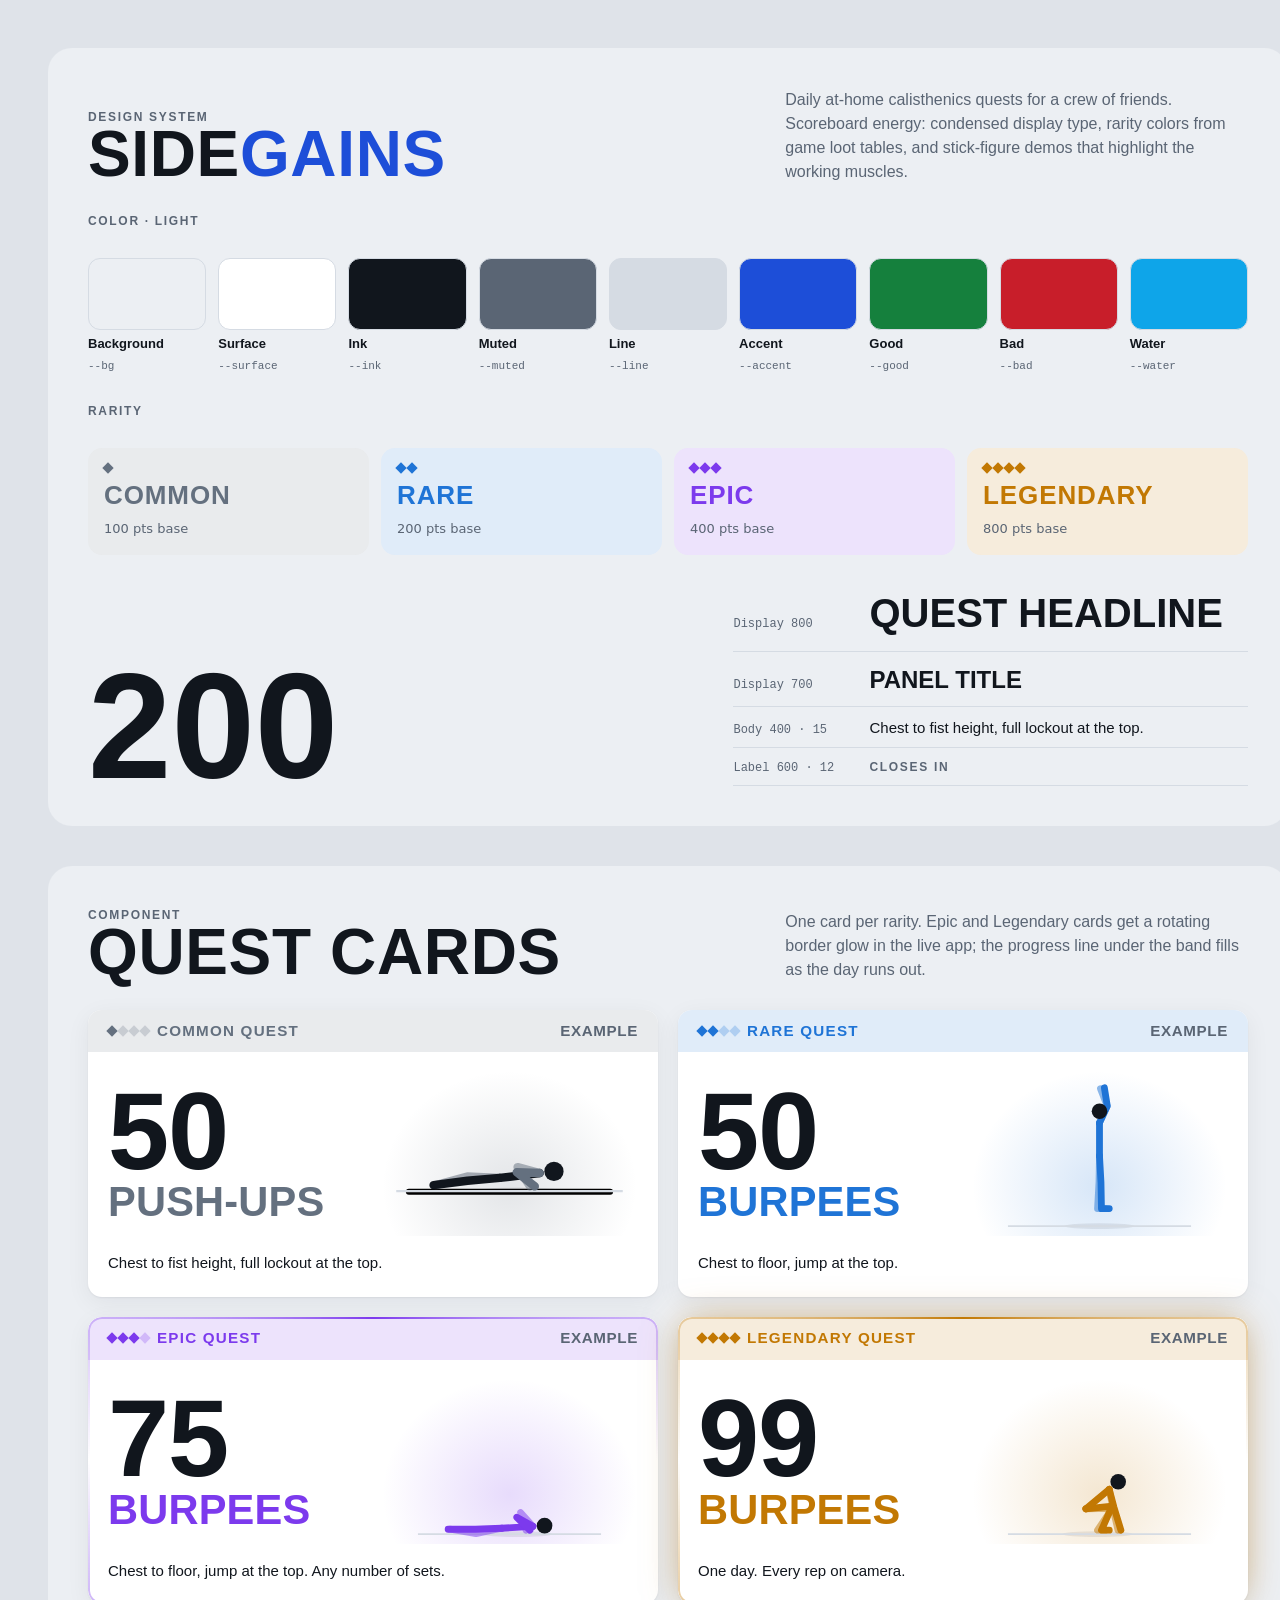
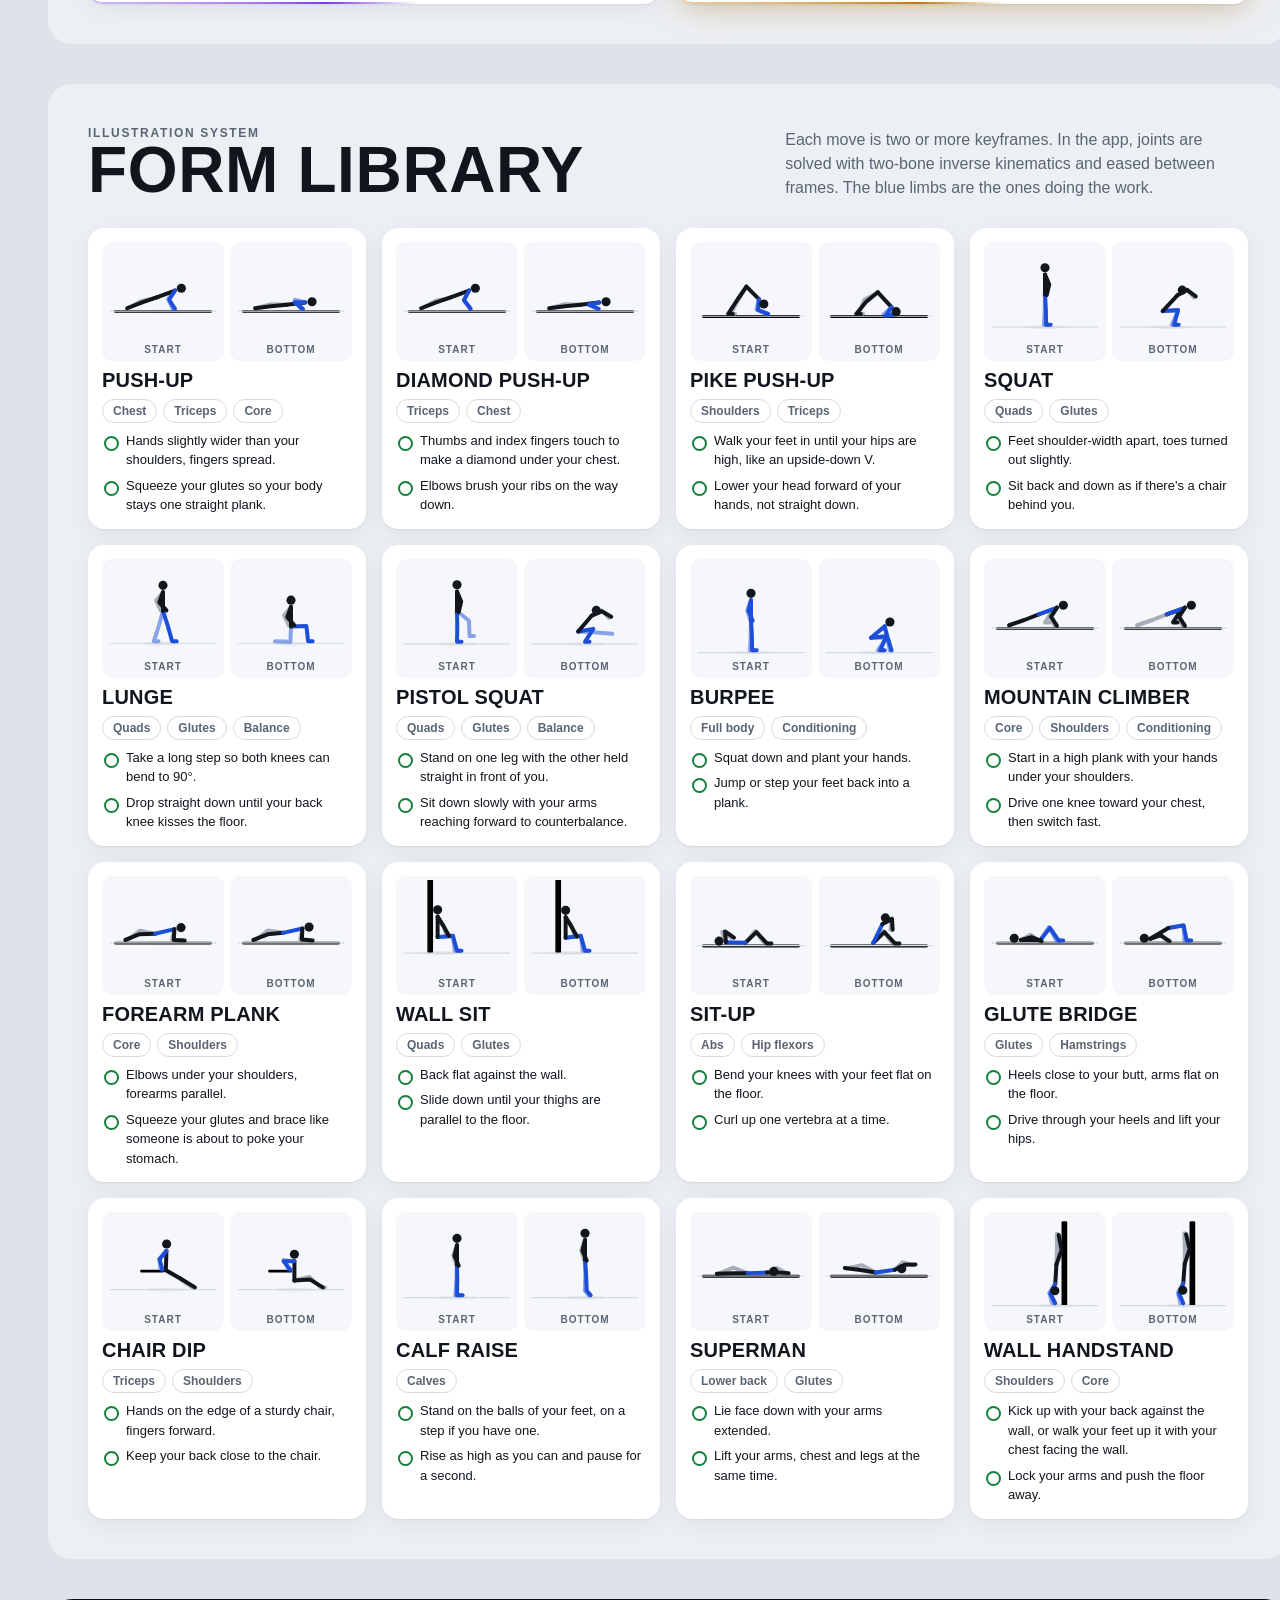
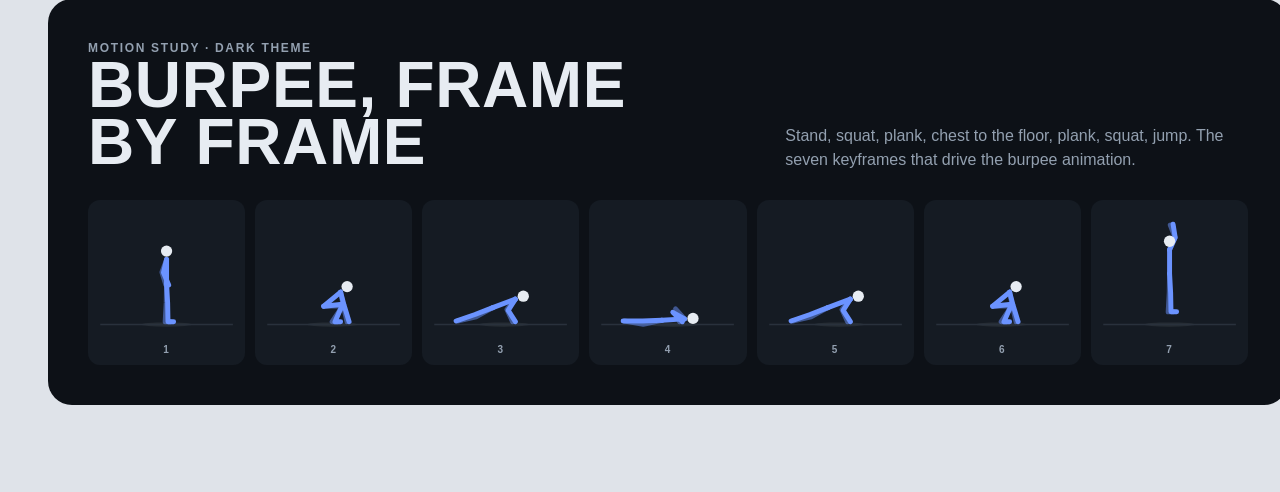
<file: figma-board.html>
<!doctype html><html><head><meta charset="utf-8"><title>Side Gains design board</title>
<style>
/* Layout: sticky scoreboard header; Today = big quest card + side rail (submit, finishers), vote queue below; Leaderboard and Log as tabs. */
:root {
  --bg: #eceff3;
  --surface: #ffffff;
  --surface-2: #f5f7fa;
  --ink: #11161d;
  --muted: #5a6574;
  --line: #d5dbe3;
  --accent: #1d4ed8;
  --accent-ink: #ffffff;
  --good: #15803d;
  --bad: #c81e2a;
  --warn: #a16207;
  --r-common: #64707f;
  --r-rare: #1f74d6;
  --r-epic: #7c3aed;
  --r-legendary: #c27803;
  --water: #0ea5e9;
  --shadow: 0 1px 2px rgba(17,22,29,.06), 0 6px 24px rgba(17,22,29,.06);
  --f-display: "Barlow Condensed", "Arial Narrow", "Roboto Condensed", Impact, sans-serif;
  --f-body: "Barlow", "Segoe UI", system-ui, -apple-system, sans-serif;
}

* { box-sizing: border-box; }
[hidden] { display: none !important; }
body { background: var(--bg); color: var(--ink); font-family: var(--f-body); font-size: 15px; line-height: 1.5; }
body::before { content: ""; position: fixed; inset: 0 0 auto; height: env(safe-area-inset-top, 0px); z-index: 10; background: var(--surface); }
.wrap { max-width: 1120px; margin: 0 auto; padding-left: max(16px, env(safe-area-inset-left, 0px)); padding-right: max(16px, env(safe-area-inset-right, 0px)); }
h1, h2, h3 { font-family: var(--f-display); font-weight: 700; letter-spacing: .01em; text-wrap: balance; margin: 0; line-height: 1.1; }
h2 { font-size: 1.45rem; text-transform: uppercase; }
button, input, select, textarea { font: inherit; color: inherit; }
:focus-visible { outline: 2px solid var(--accent); outline-offset: 2px; }
.num { font-variant-numeric: tabular-nums; }

/* header */
.top { position: sticky; top: env(safe-area-inset-top, 0px); z-index: 5; background: var(--surface); border-bottom: 1px solid var(--line); }
.top-in { display: flex; align-items: center; gap: 12px 20px; flex-wrap: wrap; padding-block: 10px; }
.brand { font-family: var(--f-display); font-weight: 800; font-size: 1.6rem; letter-spacing: .02em; line-height: 1; }
.brand span { color: var(--accent); margin-left: 4px; }
.tabs { display: flex; gap: 4px; flex: 1; min-width: 0; }
.tabs a { font-family: var(--f-display); font-weight: 700; text-transform: uppercase; letter-spacing: .04em; font-size: 1rem; text-decoration: none; color: var(--muted); padding: 6px 12px; border-radius: 6px; position: relative; }
.tabs a:hover { color: var(--ink); background: var(--surface-2); }
.tabs a[aria-current="page"] { color: var(--ink); background: var(--surface-2); }
.tabs a .dot { display: inline-grid; place-items: center; min-width: 18px; height: 18px; padding: 0 5px; margin-left: 6px; border-radius: 9px; background: var(--bad); color: #fff; font-family: var(--f-body); font-size: .72rem; font-weight: 700; letter-spacing: 0; vertical-align: 2px; }
.me { display: flex; align-items: center; gap: 8px; font-weight: 600; }
.me button { background: none; border: 1px solid var(--line); border-radius: 999px; padding: 4px 12px 4px 4px; display: flex; align-items: center; gap: 8px; cursor: pointer; }
.me button:hover { border-color: var(--muted); }
.av { width: 26px; height: 26px; border-radius: 50%; display: inline-grid; place-items: center; font-family: var(--f-display); font-weight: 800; font-size: .9rem; color: #fff; flex: none; }
.av.lg { width: 34px; height: 34px; font-size: 1.1rem; }

main { padding-block: 20px 56px; display: grid; gap: 20px; }
.notice { border: 1px dashed var(--line); border-radius: 10px; padding: 12px 14px; color: var(--muted); background: var(--surface); }
.notice strong { color: var(--ink); }

/* today */
.today-grid { display: grid; gap: 20px; grid-template-columns: minmax(0, 1fr); }
@media (min-width: 880px) { .today-grid { grid-template-columns: minmax(0, 1.35fr) minmax(0, 1fr); align-items: start; } }
.quest { background: var(--surface); border-radius: 14px; box-shadow: var(--shadow); overflow: hidden; --r: var(--r-common); }
.quest[data-r="rare"] { --r: var(--r-rare); }
.quest[data-r="epic"] { --r: var(--r-epic); }
.quest[data-r="legendary"] { --r: var(--r-legendary); }
.q-band { background: color-mix(in srgb, var(--r) 14%, var(--surface)); color: var(--r); display: flex; justify-content: space-between; align-items: center; gap: 12px; flex-wrap: wrap; padding: 10px 20px; font-family: var(--f-display); font-weight: 700; text-transform: uppercase; letter-spacing: .08em; font-size: .95rem; }
.q-band .when { color: var(--muted); letter-spacing: .04em; }
.pips { display: inline-flex; gap: 3px; margin-right: 8px; vertical-align: 1px; }
.pips i { width: 8px; height: 8px; transform: rotate(45deg); background: var(--r); opacity: .25; display: block; }
.pips i.on { opacity: 1; }
.q-body { padding: 18px 20px 22px; display: grid; gap: 16px; }
.q-big { display: flex; align-items: baseline; gap: 4px 14px; flex-wrap: wrap; }
.q-big .n { font-family: var(--f-display); font-weight: 800; font-size: clamp(4rem, 15vw, 7.5rem); line-height: .85; letter-spacing: -.01em; font-variant-numeric: tabular-nums; }
.q-big .u { font-family: var(--f-display); font-weight: 700; font-size: clamp(1.6rem, 5vw, 2.6rem); text-transform: uppercase; line-height: 1; color: var(--r); }
.q-big.long .n { font-size: clamp(2.6rem, 9vw, 4.4rem); }
.q-big.long .u { font-size: clamp(1.1rem, 3.4vw, 1.5rem); color: var(--ink); text-transform: none; font-family: var(--f-body); font-weight: 600; flex-basis: 100%; }
.q-rules { margin: 0; max-width: 62ch; }
.q-proof { margin: 0; color: var(--muted); max-width: 62ch; }
.q-proof b { color: var(--ink); }
.q-meta > div { flex: 1 1 92px; }
.quest[data-r="common"] .q-figs { --fig-hi: var(--accent); }
.q-meta { display: flex; flex-wrap: wrap; gap: 1px; background: var(--line); border: 1px solid var(--line); border-radius: 10px; overflow: hidden; margin: 0; }
.q-meta div { background: var(--surface-2); padding: 8px 12px; }
.q-meta dt { font-size: .72rem; text-transform: uppercase; letter-spacing: .08em; color: var(--muted); font-weight: 600; }
.q-meta dd { margin: 0; font-family: var(--f-display); font-weight: 700; font-size: 1.35rem; font-variant-numeric: tabular-nums; }
.q-tools { display: flex; gap: 8px; flex-wrap: wrap; align-items: center; }
.tag { font-size: .75rem; font-weight: 600; color: var(--muted); border: 1px solid var(--line); border-radius: 999px; padding: 2px 10px; }

.side { display: grid; gap: 20px; min-width: 0; }
.panel { background: var(--surface); border-radius: 14px; box-shadow: var(--shadow); padding: 18px 20px; display: grid; gap: 14px; min-width: 0; }
.panel-h { display: flex; justify-content: space-between; align-items: baseline; gap: 12px; flex-wrap: wrap; }
.panel-h .sub { color: var(--muted); font-size: .85rem; }
.muted { color: var(--muted); }
.small { font-size: .85rem; }

/* forms */
.field { display: grid; gap: 6px; }
.field label { font-size: .8rem; font-weight: 600; text-transform: uppercase; letter-spacing: .06em; color: var(--muted); }
input[type="text"], input[type="url"], select, textarea { width: 100%; background: var(--surface-2); border: 1px solid var(--line); border-radius: 8px; padding: 9px 11px; }
textarea { resize: vertical; min-height: 64px; }
input[type="file"] { width: 100%; font-size: .9rem; }
.drop { border: 1.5px dashed var(--line); border-radius: 10px; padding: 14px; background: var(--surface-2); display: grid; gap: 6px; }
.drop.has { border-color: var(--accent); }
.or { display: flex; align-items: center; gap: 10px; color: var(--muted); font-size: .8rem; text-transform: uppercase; letter-spacing: .08em; }
.or::before, .or::after { content: ""; flex: 1; height: 1px; background: var(--line); }
.btn { border: 1px solid var(--line); background: var(--surface); border-radius: 8px; padding: 8px 14px; font-weight: 600; cursor: pointer; display: inline-flex; align-items: center; justify-content: center; gap: 6px; }
.btn:hover { border-color: var(--muted); }
.btn.primary { background: var(--accent); color: var(--accent-ink); border-color: var(--accent); }
.btn.primary:hover { filter: brightness(1.08); }
.btn.big { padding: 12px 18px; font-family: var(--f-display); font-size: 1.15rem; text-transform: uppercase; letter-spacing: .05em; }
.btn[disabled] { opacity: .55; cursor: progress; }
.btn.ghost { border-color: transparent; background: none; color: var(--muted); }
.btn.ghost:hover { color: var(--ink); background: var(--surface-2); }
.btn.yes[aria-pressed="true"] { background: var(--good); border-color: var(--good); color: #fff; }
.btn.no[aria-pressed="true"] { background: var(--bad); border-color: var(--bad); color: #fff; }
.err { color: var(--bad); font-size: .9rem; margin: 0; }
.bar { height: 6px; border-radius: 3px; background: var(--surface-2); overflow: hidden; }
.bar i { display: block; height: 100%; background: var(--accent); width: 0; transition: width .3s; }

/* status chips */
.chip { display: inline-flex; align-items: center; gap: 5px; font-size: .72rem; font-weight: 700; text-transform: uppercase; letter-spacing: .06em; padding: 2px 8px; border-radius: 999px; border: 1px solid currentColor; white-space: nowrap; }
.chip.approved { color: var(--good); }
.chip.rejected { color: var(--bad); }
.chip.pending { color: var(--warn); }

/* finishers */
.fin { list-style: none; margin: 0; padding: 0; display: grid; gap: 2px; }
.fin li { display: grid; grid-template-columns: 34px 28px minmax(0, 1fr) auto; align-items: center; gap: 10px; padding: 8px 0; border-bottom: 1px solid var(--line); }
.fin li:last-child { border-bottom: 0; }
.place { font-family: var(--f-display); font-weight: 800; font-size: 1.3rem; text-align: center; color: var(--muted); }
.place.p1 { color: var(--r-legendary); }
.place.p2 { color: var(--r-common); }
.place.p3 { color: #a5622f; }
.who { min-width: 0; }
.who b { display: block; overflow: hidden; text-overflow: ellipsis; white-space: nowrap; }
.who span { font-size: .8rem; color: var(--muted); }
.pts { font-family: var(--f-display); font-weight: 700; font-size: 1.2rem; text-align: right; font-variant-numeric: tabular-nums; }
.right { display: flex; flex-direction: column; align-items: flex-end; gap: 4px; }
.linkish { background: none; border: 0; padding: 0; color: var(--accent); font-weight: 600; cursor: pointer; font-size: .85rem; text-decoration: underline; text-underline-offset: 2px; }

/* my status */
.mine { display: grid; gap: 10px; }
.mine .big { font-family: var(--f-display); font-weight: 800; font-size: 2.4rem; line-height: 1; }

/* queue */
.queue { display: grid; gap: 16px; grid-template-columns: repeat(auto-fill, minmax(min(100%, 300px), 1fr)); }
.vc { border: 1px solid var(--line); border-radius: 12px; overflow: hidden; display: grid; background: var(--surface); min-width: 0; }
.vc.voted { opacity: .8; }
.vc-media { background: #000; aspect-ratio: 9 / 12; max-height: 360px; width: 100%; max-width: 100%; display: grid; place-items: center; }
.vc-media video { width: 100%; height: 100%; object-fit: contain; display: block; }
.vc-media.linkonly { background: var(--surface-2); aspect-ratio: auto; padding: 22px 16px; }
.vc-body { padding: 12px 14px 14px; display: grid; gap: 10px; }
.vc-top { display: flex; gap: 10px; align-items: center; }
.vc-top .who b { font-size: 1rem; }
.vc-note { margin: 0; font-size: .9rem; background: var(--surface-2); border-radius: 8px; padding: 8px 10px; overflow-wrap: anywhere; }
.tally { display: flex; justify-content: space-between; font-size: .85rem; color: var(--muted); gap: 8px; flex-wrap: wrap; }
.vbtns { display: grid; grid-template-columns: 1fr 1fr; gap: 8px; }

/* leaderboard */
.seg { display: inline-flex; border: 1px solid var(--line); border-radius: 8px; padding: 2px; background: var(--surface-2); }
.seg button { border: 0; background: none; padding: 5px 12px; border-radius: 6px; font-weight: 600; color: var(--muted); cursor: pointer; }
.seg button[aria-pressed="true"] { background: var(--surface); color: var(--ink); box-shadow: 0 1px 2px rgba(0,0,0,.12); }
.podium { display: grid; grid-template-columns: repeat(3, minmax(0, 1fr)); gap: 10px; align-items: end; }
.pod { background: var(--surface-2); border-radius: 10px; padding: 12px 10px; text-align: center; display: grid; gap: 4px; justify-items: center; min-width: 0; }
.pod.p1 { padding-block: 22px; background: color-mix(in srgb, var(--r-legendary) 14%, var(--surface)); }
.pod .nm { font-weight: 700; max-width: 100%; overflow: hidden; text-overflow: ellipsis; white-space: nowrap; }
.pod .pp { font-family: var(--f-display); font-weight: 800; font-size: 1.6rem; line-height: 1; font-variant-numeric: tabular-nums; }
.pod .pl { font-family: var(--f-display); font-weight: 700; text-transform: uppercase; letter-spacing: .08em; font-size: .8rem; color: var(--muted); }
.tbl-wrap { overflow-x: auto; }
table { width: 100%; border-collapse: collapse; font-variant-numeric: tabular-nums; }
th { text-align: left; font-size: .72rem; text-transform: uppercase; letter-spacing: .08em; color: var(--muted); font-weight: 600; padding: 8px 10px; border-bottom: 1px solid var(--line); white-space: nowrap; }
td { padding: 10px; border-bottom: 1px solid var(--line); white-space: nowrap; }
td.r, th.r { text-align: right; }
tr.isme td { background: color-mix(in srgb, var(--accent) 7%, transparent); }
td .nmcell { display: flex; align-items: center; gap: 10px; }
td .bigpts { font-family: var(--f-display); font-weight: 800; font-size: 1.3rem; }
.rules-list { margin: 0; padding-left: 18px; color: var(--muted); display: grid; gap: 4px; max-width: 70ch; }
.rules-list b { color: var(--ink); }

/* log */
.days { display: grid; gap: 10px; }
.day { display: grid; grid-template-columns: 74px minmax(0, 1fr); gap: 14px; background: var(--surface); border-radius: 12px; padding: 12px 16px; box-shadow: var(--shadow); --r: var(--r-common); }
.day[data-r="rare"] { --r: var(--r-rare); }
.day[data-r="epic"] { --r: var(--r-epic); }
.day[data-r="legendary"] { --r: var(--r-legendary); }
.day .d { font-family: var(--f-display); font-weight: 700; text-transform: uppercase; line-height: 1.05; color: var(--muted); }
.day .d b { display: block; font-size: 1.9rem; color: var(--ink); }
.day h3 { font-size: 1.25rem; }
.day h3 small { font-family: var(--f-body); font-size: .72rem; font-weight: 700; letter-spacing: .08em; text-transform: uppercase; color: var(--r); margin-left: 8px; vertical-align: 2px; }
.day .fins { display: flex; flex-wrap: wrap; gap: 6px; margin-top: 6px; }
.fchip { display: inline-flex; align-items: center; gap: 6px; border: 1px solid var(--line); border-radius: 999px; padding: 2px 10px 2px 3px; font-size: .85rem; background: var(--surface-2); cursor: pointer; max-width: 100%; }
.fchip .av { width: 20px; height: 20px; font-size: .7rem; }
.fchip.rejected { text-decoration: line-through; opacity: .6; }
.fchip.pending { border-style: dashed; }

/* punishments */
.penance { outline: 2px solid var(--bad); outline-offset: -2px; }
.penance h2 { color: var(--bad); }
.pen-task { font-family: var(--f-display); font-weight: 800; font-size: 1.9rem; line-height: 1.05; text-transform: uppercase; }
.danger { margin: 0 0 6px; padding: 8px 12px; border-radius: 8px; background: color-mix(in srgb, var(--bad) 10%, var(--surface)); }
.danger b { color: var(--bad); }
.pen-fin li { grid-template-columns: 28px minmax(0, 1fr) auto; }
.who span { overflow-wrap: anywhere; }

.ideas { list-style: none; margin: 0; padding: 0; display: grid; gap: 8px; }
.ideas li { display: grid; grid-template-columns: 52px minmax(0, 1fr) auto; gap: 12px; align-items: center; border: 1px solid var(--line); border-radius: 10px; padding: 10px 12px; }
.ideas li.lead { border-color: var(--bad); background: color-mix(in srgb, var(--bad) 6%, var(--surface)); }
.ideas .votes { text-align: center; font-size: .7rem; text-transform: uppercase; letter-spacing: .06em; color: var(--muted); line-height: 1.1; }
.ideas .votes b { display: block; font-family: var(--f-display); font-size: 1.7rem; color: var(--ink); }
.ideas .it { white-space: normal; font-size: 1.02rem; }
.ideas .ir { display: block; color: var(--ink); opacity: .8; font-size: .85rem; }
.ideas em { color: var(--bad); font-style: normal; font-weight: 700; }

/* modal + toast */
.modal { position: fixed; inset: 0; z-index: 50; background: rgba(5,8,12,.62); display: grid; place-items: center; padding: max(16px, env(safe-area-inset-top, 0px)) max(16px, env(safe-area-inset-right, 0px)) max(16px, env(safe-area-inset-bottom, 0px)) max(16px, env(safe-area-inset-left, 0px)); }
.modal-box { background: var(--surface); border-radius: 14px; width: min(560px, 100%); max-height: 100%; overflow: auto; padding: 18px 20px; display: grid; gap: 14px; }
.modal-box video { width: 100%; max-height: 70vh; background: #000; border-radius: 8px; }
.toast { position: fixed; left: 50%; bottom: calc(18px + env(safe-area-inset-bottom, 0px)); transform: translateX(-50%); background: var(--ink); color: var(--bg); padding: 10px 16px; border-radius: 10px; font-weight: 600; z-index: 60; max-width: calc(100% - 32px); box-shadow: var(--shadow); }
.row { display: flex; gap: 8px; flex-wrap: wrap; align-items: center; }
.row.end { justify-content: flex-end; }
.grid2 { display: grid; gap: 12px; grid-template-columns: repeat(auto-fit, minmax(160px, 1fr)); }

/* tabs scroll on narrow screens */
.tabs { overflow-x: auto; scrollbar-width: none; }
.tabs::-webkit-scrollbar { display: none; }
.tabs a { white-space: nowrap; flex: none; }

/* entrance */
@keyframes rise { from { transform: translateY(10px); opacity: .35; } to { transform: none; opacity: 1; } }
main > section:not([hidden]) { animation: rise .45s cubic-bezier(.2,.8,.2,1) both; }

/* exercise figures */
.fig { width: 100%; height: auto; display: block; overflow: hidden; }
.lib-fig .fig, .q-figs .fig { height: 140px; }
.coach-fig .fig { height: 150px; }
.modal-box .coach-fig .fig { height: 220px; }
.fig .limb { fill: none; stroke: var(--ink); stroke-width: 7; stroke-linecap: round; stroke-linejoin: round; }
.fig .far .limb { stroke: var(--muted); opacity: .5; }
.fig .head { fill: var(--ink); }
.fig.hi-legs .near .leg, .fig.hi-arms .near .arm, .fig.hi-core .near .torso, .fig.hi-full .near .limb { stroke: var(--fig-hi, var(--accent)); }
.fig.hi-legs .far .leg, .fig.hi-arms .far .arm, .fig.hi-full .far .limb { stroke: var(--fig-hi, var(--accent)); }
.fig .gnd { stroke: var(--line); stroke-width: 2; }
.fig .mat { fill: color-mix(in srgb, var(--fig-hi, var(--accent)) 16%, var(--surface-2)); }
.fig .prop { fill: var(--surface-2); stroke: var(--muted); stroke-width: 2; }
.fig .prop-l { stroke: var(--muted); stroke-width: 3; stroke-linecap: round; }
.fig .shadow { fill: var(--ink); opacity: .08; }

/* quest hero with demo */
.quest { position: relative; }
.q-band { position: relative; }
.q-band::after { content: ""; position: absolute; left: 0; bottom: 0; height: 3px; width: var(--dayp, 0%); background: var(--r); transition: width 1s linear; }
.q-hero { display: grid; gap: 16px; grid-template-columns: minmax(0, 1fr); align-items: center; }
@media (min-width: 600px) { .q-hero { grid-template-columns: minmax(0, 1fr) minmax(0, .95fr); } }
.q-figs { --fig-hi: var(--r); display: grid; gap: 6px; grid-template-columns: repeat(auto-fit, minmax(110px, 1fr)); border-radius: 12px; padding: 10px 8px 6px; background: radial-gradient(ellipse at 50% 70%, color-mix(in srgb, var(--r) 18%, transparent), transparent 70%); }
.q-figs button { border: 0; background: none; padding: 0; margin: 0; display: grid; gap: 2px; justify-items: center; cursor: pointer; border-radius: 10px; }
.q-figs button:hover .figcap { color: var(--ink); }
.figcap { font-size: .7rem; text-transform: uppercase; letter-spacing: .1em; color: var(--muted); font-weight: 700; }
@property --ang { syntax: "<angle>"; inherits: false; initial-value: 0deg; }
.quest[data-r="epic"]::after, .quest[data-r="legendary"]::after { content: ""; position: absolute; inset: 0; border-radius: inherit; padding: 2px; pointer-events: none; background: conic-gradient(from var(--ang), var(--r), transparent 25%, transparent 45%, var(--r) 55%, transparent 75%, var(--r)); -webkit-mask: linear-gradient(#000 0 0) content-box, linear-gradient(#000 0 0); -webkit-mask-composite: xor; mask-composite: exclude; animation: spin 5s linear infinite; }
.quest[data-r="legendary"] { box-shadow: var(--shadow), 0 0 40px -8px color-mix(in srgb, var(--r) 55%, transparent); }
@keyframes spin { to { --ang: 360deg; } }

/* coach */
.coach-items { display: grid; gap: 18px; }
.coach-item { display: grid; grid-template-columns: minmax(0, 1fr); gap: 14px; align-items: start; }
@media (min-width: 640px) { .coach-item { grid-template-columns: 200px minmax(0, 1fr); } }
.coach-fig { background: var(--surface-2); border-radius: 12px; padding: 8px; max-width: 280px; }
.coach-item h3 { font-size: 1.35rem; text-transform: uppercase; }
.cues { margin: 0; padding: 0; list-style: none; display: grid; gap: 6px; }
.cues li { padding-left: 24px; position: relative; }
.cues li::before { content: ""; position: absolute; left: 2px; top: .38em; width: 11px; height: 11px; border-radius: 50%; border: 2.5px solid var(--good); }
.cues.bad li::before { border-color: var(--bad); border-radius: 2px; transform: rotate(45deg) scale(.85); }
.cue-h { font-size: .72rem; font-weight: 700; text-transform: uppercase; letter-spacing: .08em; color: var(--muted); margin: 4px 0 2px; }
.breathline { font-size: .88rem; color: var(--muted); margin: 0; }
.muscles { display: flex; gap: 6px; flex-wrap: wrap; }

/* form library */
.lib { display: grid; gap: 16px; grid-template-columns: repeat(auto-fill, minmax(min(100%, 250px), 1fr)); }
.lib-card { background: var(--surface); border-radius: 14px; box-shadow: var(--shadow); padding: 12px 14px 16px; display: grid; gap: 8px; cursor: pointer; border: 1px solid transparent; text-align: left; transition: transform .2s, border-color .2s; }
.lib-card:hover { border-color: var(--line); transform: translateY(-2px); }
.lib-fig { background: var(--surface-2); border-radius: 10px; padding: 6px; }
.lib-card h3 { font-size: 1.3rem; text-transform: uppercase; }
.lib-card p { margin: 0; color: var(--muted); font-size: .88rem; }

/* life */
.life-grid { display: grid; gap: 20px; grid-template-columns: minmax(0, 1fr); }
@media (min-width: 880px) { .life-grid { grid-template-columns: minmax(0, 1.25fr) minmax(0, 1fr); align-items: start; } }
.habits { display: grid; gap: 10px; grid-template-columns: repeat(2, minmax(0, 1fr)); }
@media (min-width: 620px) { .habits { grid-template-columns: repeat(3, minmax(0, 1fr)); } }
.habit { border: 1px solid var(--line); border-radius: 12px; padding: 12px; display: grid; gap: 4px; background: var(--surface); cursor: pointer; text-align: left; color: var(--muted); transition: transform .15s, border-color .2s, background .25s, color .2s; }
.habit:hover { transform: translateY(-1px); border-color: var(--muted); }
.habit[aria-pressed="true"] { border-color: var(--good); background: color-mix(in srgb, var(--good) 11%, var(--surface)); color: var(--good); }
.habit svg { width: 26px; height: 26px; stroke: currentColor; fill: none; stroke-width: 2; stroke-linecap: round; stroke-linejoin: round; }
.habit .hn { font-weight: 700; color: var(--ink); }
.habit .hs { font-size: .78rem; color: var(--muted); }
.habit[aria-pressed="true"] svg { animation: pop .35s cubic-bezier(.3,1.6,.5,1); }
@keyframes pop { 0% { transform: scale(.6); } 100% { transform: scale(1); } }
.water { display: flex; gap: 6px; flex-wrap: wrap; align-items: end; }
.glass { width: 32px; height: 42px; border: 0; background: none; padding: 0; cursor: pointer; }
.glass svg { width: 100%; height: 100%; display: block; }
.glass .g-out { fill: none; stroke: var(--muted); stroke-width: 2; stroke-linejoin: round; }
.glass .g-in { fill: var(--water); transform-box: fill-box; transform-origin: 50% 100%; transform: scaleY(0); transition: transform .45s cubic-bezier(.3,1.5,.5,1); }
.glass.on .g-in { transform: scaleY(1); }
.glass.on .g-out { stroke: var(--water); }
.score-ring { display: flex; align-items: center; gap: 14px; }
.score-ring svg { width: 64px; height: 64px; transform: rotate(-90deg); flex: none; }
.score-ring .rb { fill: none; stroke: var(--surface-2); stroke-width: 7; }
.score-ring .rf { fill: none; stroke: var(--good); stroke-width: 7; stroke-linecap: round; transition: stroke-dashoffset .6s cubic-bezier(.2,.8,.2,1); }
.score-ring b { font-family: var(--f-display); font-size: 2rem; line-height: 1; }
.hgrid { display: grid; gap: 6px; }
.hrow { display: grid; grid-template-columns: minmax(0, 1fr) repeat(7, 22px); gap: 5px; align-items: center; }
.hrow .who b { font-size: .9rem; }
.hcell { width: 22px; height: 22px; border-radius: 6px; background: var(--surface-2); }
.hhead { font-size: .68rem; color: var(--muted); text-align: center; text-transform: uppercase; font-weight: 600; }
.breathe-box { display: grid; place-items: center; gap: 14px; padding-block: 8px; }
.bstage { width: 190px; height: 190px; display: grid; place-items: center; position: relative; max-width: 100%; }
.bring { position: absolute; inset: 0; border-radius: 50%; border: 2px dashed var(--line); }
.bcircle { width: 100%; height: 100%; border-radius: 50%; display: grid; place-items: center; align-content: center; text-align: center; background: radial-gradient(circle at 40% 35%, color-mix(in srgb, var(--accent) 45%, var(--surface)), color-mix(in srgb, var(--accent) 12%, var(--surface))); transform: scale(.55); transition: transform 4s cubic-bezier(.45,0,.55,1); }
.bcircle.big { transform: scale(1); }
.bcircle b { font-family: var(--f-display); font-size: 1.4rem; text-transform: uppercase; letter-spacing: .06em; }
.bcircle span { font-family: var(--f-display); font-size: 2.2rem; font-weight: 800; line-height: 1; }
.tip { display: grid; gap: 6px; }
.tip .tip-t { font-family: var(--f-display); font-weight: 700; font-size: 1.35rem; line-height: 1.15; }
.posture { display: grid; gap: 14px; grid-template-columns: minmax(0, 1fr); }
@media (min-width: 560px) { .posture { grid-template-columns: 170px minmax(0, 1fr); align-items: center; } }

/* charts */
.race svg { width: 100%; height: auto; display: block; }
.race .gl { stroke: var(--line); stroke-width: 1; }
.race text { fill: var(--muted); font-size: 11px; font-family: var(--f-body); }
.race .ln { fill: none; stroke-width: 3; stroke-linecap: round; stroke-linejoin: round; stroke-dasharray: var(--len); stroke-dashoffset: var(--len); animation: draw 1.2s cubic-bezier(.2,.8,.2,1) forwards; }
.race text.lbl { font-weight: 700; fill: var(--ink); font-size: 12px; }
@keyframes draw { to { stroke-dashoffset: 0; } }
.heat { overflow-x: auto; padding-bottom: 4px; }
.heat-wrap { display: flex; gap: 8px; width: max-content; }
.heat-days { display: grid; grid-template-rows: repeat(7, 14px); gap: 3px; font-size: .62rem; color: var(--muted); line-height: 14px; }
.heat-grid { display: grid; grid-auto-flow: column; grid-template-rows: repeat(7, 14px); grid-auto-columns: 14px; gap: 3px; }
.heat-grid i { border-radius: 3px; background: var(--surface-2); display: block; }
.heat-grid i.today { outline: 2px solid var(--accent); outline-offset: 1px; }
.legend { display: flex; gap: 4px; align-items: center; font-size: .75rem; color: var(--muted); }
.legend i { width: 12px; height: 12px; border-radius: 3px; display: inline-block; }
#confetti { position: fixed; inset: 0; width: 100%; height: 100%; pointer-events: none; z-index: 70; }
.modal-box .coach-fig { max-width: none; }

@media (max-width: 520px) {
  .top-in { gap: 8px 12px; }
  .tabs { order: 3; flex-basis: 100%; }
  .tabs a { padding: 6px 10px; font-size: .95rem; }
  .q-band, .q-body, .panel { padding-left: 16px; padding-right: 16px; }
  .day { grid-template-columns: 56px minmax(0, 1fr); padding: 12px; }
}
@media (prefers-reduced-motion: reduce) { * { transition: none !important; animation: none !important; } .race .ln { stroke-dashoffset: 0; } }

body{background:#dfe3e9;padding:40px;font-family:Barlow,Segoe UI,sans-serif}
.board{background:var(--bg);color:var(--ink);border-radius:24px;padding:40px;margin-bottom:40px;width:1240px;display:grid;gap:28px}
.board.dark{--bg:#0d1117;--surface:#151b23;--surface-2:#1b222c;--ink:#e7ecf2;--muted:#93a0b0;--line:#29313c;--accent:#6b93ff;--good:#3fbf78;--bad:#ff6b72;--r-common:#8c97a6;--r-rare:#4c9bff;--r-epic:#a878ff;--r-legendary:#f2ac2e;--water:#4fc3f7}
.bh{display:flex;justify-content:space-between;align-items:end;gap:20px}
.bh h1{font-family:var(--f-display);font-weight:800;font-size:64px;line-height:.9;letter-spacing:.01em;margin:0;text-transform:uppercase}
.bh h1 span{color:var(--accent)}
.bh p{margin:0;color:var(--muted);max-width:52ch;font-size:16px}
.eyebrow{font-size:12px;font-weight:700;letter-spacing:.14em;text-transform:uppercase;color:var(--muted)}
.sws{display:grid;grid-template-columns:repeat(9,1fr);gap:12px}
.sw{display:grid;gap:4px}.sw i{height:72px;border-radius:12px;border:1px solid var(--line);display:block}.sw b{font-size:13px}.sw code{font-size:11px;color:var(--muted)}
.rrs{display:grid;grid-template-columns:repeat(4,1fr);gap:12px}
.rr{border-radius:14px;padding:16px;background:color-mix(in srgb,var(--r) 14%,var(--surface));color:var(--r);display:grid;gap:4px;font-family:var(--f-display);text-transform:uppercase;letter-spacing:.06em}
.rr b{font-size:26px}.rr span:last-child{color:var(--muted);font-family:var(--f-body);text-transform:none;letter-spacing:0;font-size:13px}
.rr .pips i{background:var(--r)}
.type{display:grid;grid-template-columns:1.2fr 1fr;gap:28px;align-items:end}
.type .big{font-family:var(--f-display);font-weight:800;font-size:150px;line-height:.8}
.type .ex{display:grid;gap:10px}.type .ex div{display:flex;gap:16px;align-items:baseline;border-bottom:1px solid var(--line);padding-bottom:8px}
.type .ex code{width:120px;font-size:12px;color:var(--muted);flex:none}
.pcs{display:grid;grid-template-columns:repeat(4,1fr);gap:16px}
.pc{background:var(--surface);border-radius:16px;padding:14px;display:grid;gap:8px;box-shadow:var(--shadow);align-content:start}
.pc h3{font-size:20px;text-transform:uppercase}
.pc-figs{display:grid;grid-template-columns:1fr 1fr;gap:6px}
.pc-figs div{background:var(--surface-2);border-radius:10px;padding:4px;display:grid;justify-items:center}
.pc-figs span,.seq span{font-size:10px;font-weight:700;letter-spacing:.1em;text-transform:uppercase;color:var(--muted)}
.sfig{width:100%;height:96px;display:block}
.seqs{display:grid;grid-template-columns:repeat(7,1fr);gap:10px}
.seq{background:var(--surface);border-radius:12px;padding:8px;display:grid;justify-items:center;gap:4px}
.seq .sfig{height:130px}
.qcards{display:grid;grid-template-columns:repeat(2,1fr);gap:20px}
.board-quest .q-hero{grid-template-columns:1fr 1fr}
.board-quest .sfig{height:150px}
.board-quest .q-big .n{font-size:110px}
.pc .cues{font-size:13px}
</style></head><body>
<section class="board" id="b-system">
  <div class="bh"><div><div class="eyebrow">Design system</div><h1>Side<span>Gains</span></h1></div><p>Daily at-home calisthenics quests for a crew of friends. Scoreboard energy: condensed display type, rarity colors from game loot tables, and stick-figure demos that highlight the working muscles.</p></div>
  <div class="eyebrow">Color · light</div><div class="sws"><div class="sw"><i style="background:var(--bg)"></i><b>Background</b><code>--bg</code></div><div class="sw"><i style="background:var(--surface)"></i><b>Surface</b><code>--surface</code></div><div class="sw"><i style="background:var(--ink)"></i><b>Ink</b><code>--ink</code></div><div class="sw"><i style="background:var(--muted)"></i><b>Muted</b><code>--muted</code></div><div class="sw"><i style="background:var(--line)"></i><b>Line</b><code>--line</code></div><div class="sw"><i style="background:var(--accent)"></i><b>Accent</b><code>--accent</code></div><div class="sw"><i style="background:var(--good)"></i><b>Good</b><code>--good</code></div><div class="sw"><i style="background:var(--bad)"></i><b>Bad</b><code>--bad</code></div><div class="sw"><i style="background:var(--water)"></i><b>Water</b><code>--water</code></div></div>
  <div class="eyebrow">Rarity</div><div class="rrs"><div class="rr" style="--r:var(--r-common)"><span class="pips"><i class=on></i></span><b>Common</b><span>100 pts base</span></div><div class="rr" style="--r:var(--r-rare)"><span class="pips"><i class=on></i><i class=on></i></span><b>Rare</b><span>200 pts base</span></div><div class="rr" style="--r:var(--r-epic)"><span class="pips"><i class=on></i><i class=on></i><i class=on></i></span><b>Epic</b><span>400 pts base</span></div><div class="rr" style="--r:var(--r-legendary)"><span class="pips"><i class=on></i><i class=on></i><i class=on></i><i class=on></i></span><b>Legendary</b><span>800 pts base</span></div></div>
  <div class="type"><div class="big">200</div><div class="ex">
    <div><code>Display 800</code><span style="font-family:var(--f-display);font-weight:800;font-size:40px;text-transform:uppercase">Quest headline</span></div>
    <div><code>Display 700</code><span style="font-family:var(--f-display);font-weight:700;font-size:24px;text-transform:uppercase">Panel title</span></div>
    <div><code>Body 400 · 15</code><span>Chest to fist height, full lockout at the top.</span></div>
    <div><code>Label 600 · 12</code><span class="eyebrow">Closes in</span></div></div></div>
</section>
<section class="board" id="b-quests">
  <div class="bh"><div><div class="eyebrow">Component</div><h1>Quest cards</h1></div><p>One card per rarity. Epic and Legendary cards get a rotating border glow in the live app; the progress line under the band fills as the day runs out.</p></div>
  <div class="qcards"><article class="quest board-quest" data-r="common" style="--r:var(--r-common)">
  <div class="q-band"><span><span class="pips"><i class="on"></i><i class=""></i><i class=""></i><i class=""></i></span>common quest</span><span class="when">Example</span></div>
  <div class="q-body"><div class="q-hero"><h1 class="q-big"><span class="n">50</span><span class="u">Push-ups</span></h1><div class="q-figs" style="--fig-hi:var(--r)"><svg class="sfig" viewBox="0 48 200 72" xmlns="http://www.w3.org/2000/svg">
    <rect class="mat" x="14" y="112" width="172" height="5" rx="2.5"/>
    <ellipse cx="108.5" cy="114" rx="36" ry="3" fill="var(--ink)" opacity="0.08"/>
    <line x1="6" y1="114" x2="194" y2="114" stroke="var(--line)" stroke-width="2"/>
    <path d="M92.0 103.0 L65.0 101.8 L39.0 109.0" fill="none" stroke="var(--muted)" stroke-width="7" stroke-linecap="round" stroke-linejoin="round" opacity="0.5"/><path d="M125.0 99.0 L106.7 94.1 L117.0 110.0" fill="none" stroke="var(--r)" stroke-width="7" stroke-linecap="round" stroke-linejoin="round" opacity="0.5"/>
    <path d="M92.0 103.0 L65.1 105.4 L37.0 109.0" fill="none" stroke="var(--ink)" stroke-width="7" stroke-linecap="round" stroke-linejoin="round"/><path d="M92.0 103.0 L125.0 99.0" fill="none" stroke="var(--ink)" stroke-width="7" stroke-linecap="round" stroke-linejoin="round"/><path d="M125.0 99.0 L106.0 98.3 L121.0 110.0" fill="none" stroke="var(--r)" stroke-width="7" stroke-linecap="round" stroke-linejoin="round"/>
    <circle cx="136.9" cy="97.6" r="8" fill="var(--ink)"/>
  </svg></div></div>
  <p class="q-rules">Chest to fist height, full lockout at the top.</p></div></article><article class="quest board-quest" data-r="rare" style="--r:var(--r-rare)">
  <div class="q-band"><span><span class="pips"><i class="on"></i><i class="on"></i><i class=""></i><i class=""></i></span>rare quest</span><span class="when">Example</span></div>
  <div class="q-body"><div class="q-hero"><h1 class="q-big"><span class="n">50</span><span class="u">Burpees</span></h1><div class="q-figs" style="--fig-hi:var(--r)"><svg class="sfig" viewBox="0 -36 200 154" xmlns="http://www.w3.org/2000/svg">
    
    <ellipse cx="100.0" cy="114" rx="36" ry="3" fill="var(--ink)" opacity="0.08"/>
    <line x1="6" y1="114" x2="194" y2="114" stroke="var(--line)" stroke-width="2"/>
    <path d="M100.0 42.0 L99.5 69.0 L98.0 96.0 L106.0 96.0" fill="none" stroke="var(--r)" stroke-width="7" stroke-linecap="round" stroke-linejoin="round" opacity="0.5"/><path d="M100.0 8.0 L107.9 -9.3 L101.0 -27.0" fill="none" stroke="var(--r)" stroke-width="7" stroke-linecap="round" stroke-linejoin="round" opacity="0.5"/>
    <path d="M100.0 42.0 L101.5 69.0 L102.0 96.0 L110.0 96.0" fill="none" stroke="var(--r)" stroke-width="7" stroke-linecap="round" stroke-linejoin="round"/><path d="M100.0 42.0 L100.0 8.0" fill="none" stroke="var(--r)" stroke-width="7" stroke-linecap="round" stroke-linejoin="round"/><path d="M100.0 8.0 L108.0 -9.2 L105.0 -28.0" fill="none" stroke="var(--r)" stroke-width="7" stroke-linecap="round" stroke-linejoin="round"/>
    <circle cx="100.0" cy="-4.0" r="8" fill="var(--ink)"/>
  </svg></div></div>
  <p class="q-rules">Chest to floor, jump at the top.</p></div></article><article class="quest board-quest" data-r="epic" style="--r:var(--r-epic)">
  <div class="q-band"><span><span class="pips"><i class="on"></i><i class="on"></i><i class="on"></i><i class=""></i></span>epic quest</span><span class="when">Example</span></div>
  <div class="q-body"><div class="q-hero"><h1 class="q-big"><span class="n">75</span><span class="u">Burpees</span></h1><div class="q-figs" style="--fig-hi:var(--r)"><svg class="sfig" viewBox="0 -36 200 154" xmlns="http://www.w3.org/2000/svg">
    
    <ellipse cx="108.0" cy="114" rx="36" ry="3" fill="var(--ink)" opacity="0.08"/>
    <line x1="6" y1="114" x2="194" y2="114" stroke="var(--line)" stroke-width="2"/>
    <path d="M92.0 108.0 L65.6 113.6 L39.0 109.0" fill="none" stroke="var(--r)" stroke-width="7" stroke-linecap="round" stroke-linejoin="round" opacity="0.5"/><path d="M124.0 106.0 L111.3 91.9 L117.0 110.0" fill="none" stroke="var(--r)" stroke-width="7" stroke-linecap="round" stroke-linejoin="round" opacity="0.5"/>
    <path d="M92.0 108.0 L65.0 109.0 L37.0 109.0" fill="none" stroke="var(--r)" stroke-width="7" stroke-linecap="round" stroke-linejoin="round"/><path d="M92.0 108.0 L124.0 106.0" fill="none" stroke="var(--r)" stroke-width="7" stroke-linecap="round" stroke-linejoin="round"/><path d="M124.0 106.0 L107.4 96.7 L121.0 110.0" fill="none" stroke="var(--r)" stroke-width="7" stroke-linecap="round" stroke-linejoin="round"/>
    <circle cx="136.0" cy="105.3" r="8" fill="var(--ink)"/>
  </svg></div></div>
  <p class="q-rules">Chest to floor, jump at the top. Any number of sets.</p></div></article><article class="quest board-quest" data-r="legendary" style="--r:var(--r-legendary)">
  <div class="q-band"><span><span class="pips"><i class="on"></i><i class="on"></i><i class="on"></i><i class="on"></i></span>legendary quest</span><span class="when">Example</span></div>
  <div class="q-body"><div class="q-hero"><h1 class="q-big"><span class="n">99</span><span class="u">Burpees</span></h1><div class="q-figs" style="--fig-hi:var(--r)"><svg class="sfig" viewBox="0 -36 200 154" xmlns="http://www.w3.org/2000/svg">
    
    <ellipse cx="98.0" cy="114" rx="36" ry="3" fill="var(--ink)" opacity="0.08"/>
    <line x1="6" y1="114" x2="194" y2="114" stroke="var(--line)" stroke-width="2"/>
    <path d="M86.0 88.0 L113.0 87.5 L98.0 110.0 L106.0 110.0" fill="none" stroke="var(--r)" stroke-width="7" stroke-linecap="round" stroke-linejoin="round" opacity="0.5"/><path d="M110.0 68.0 L113.6 86.7 L119.0 110.0" fill="none" stroke="var(--r)" stroke-width="7" stroke-linecap="round" stroke-linejoin="round" opacity="0.5"/>
    <path d="M86.0 88.0 L112.9 85.3 L102.0 110.0 L110.0 110.0" fill="none" stroke="var(--r)" stroke-width="7" stroke-linecap="round" stroke-linejoin="round"/><path d="M86.0 88.0 L110.0 68.0" fill="none" stroke="var(--r)" stroke-width="7" stroke-linecap="round" stroke-linejoin="round"/><path d="M110.0 68.0 L114.8 86.4 L122.0 110.0" fill="none" stroke="var(--r)" stroke-width="7" stroke-linecap="round" stroke-linejoin="round"/>
    <circle cx="119.2" cy="60.3" r="8" fill="var(--ink)"/>
  </svg></div></div>
  <p class="q-rules">One day. Every rep on camera.</p></div></article></div>
</section>
<section class="board" id="b-poses">
  <div class="bh"><div><div class="eyebrow">Illustration system</div><h1>Form library</h1></div><p>Each move is two or more keyframes. In the app, joints are solved with two-bone inverse kinematics and eased between frames. The blue limbs are the ones doing the work.</p></div>
  <div class="pcs"><div class="pc"><div class="pc-figs"><div><svg class="sfig" viewBox="0 48 200 72" xmlns="http://www.w3.org/2000/svg">
    <rect class="mat" x="14" y="112" width="172" height="5" rx="2.5"/>
    <ellipse cx="105.0" cy="114" rx="36" ry="3" fill="var(--ink)" opacity="0.08"/>
    <line x1="6" y1="114" x2="194" y2="114" stroke="var(--line)" stroke-width="2"/>
    <path d="M89.0 90.0 L62.7 96.0 L39.0 109.0" fill="none" stroke="var(--muted)" stroke-width="7" stroke-linecap="round" stroke-linejoin="round" opacity="0.5"/><path d="M121.0 78.0 L109.0 92.8 L117.0 110.0" fill="none" stroke="var(--accent)" stroke-width="7" stroke-linecap="round" stroke-linejoin="round" opacity="0.5"/>
    <path d="M89.0 90.0 L63.5 98.8 L37.0 109.0" fill="none" stroke="var(--ink)" stroke-width="7" stroke-linecap="round" stroke-linejoin="round"/><path d="M89.0 90.0 L121.0 78.0" fill="none" stroke="var(--ink)" stroke-width="7" stroke-linecap="round" stroke-linejoin="round"/><path d="M121.0 78.0 L110.8 94.0 L121.0 110.0" fill="none" stroke="var(--accent)" stroke-width="7" stroke-linecap="round" stroke-linejoin="round"/>
    <circle cx="132.2" cy="73.8" r="8" fill="var(--ink)"/>
  </svg><span>Start</span></div><div><svg class="sfig" viewBox="0 48 200 72" xmlns="http://www.w3.org/2000/svg">
    <rect class="mat" x="14" y="112" width="172" height="5" rx="2.5"/>
    <ellipse cx="108.5" cy="114" rx="36" ry="3" fill="var(--ink)" opacity="0.08"/>
    <line x1="6" y1="114" x2="194" y2="114" stroke="var(--line)" stroke-width="2"/>
    <path d="M92.0 103.0 L65.0 101.8 L39.0 109.0" fill="none" stroke="var(--muted)" stroke-width="7" stroke-linecap="round" stroke-linejoin="round" opacity="0.5"/><path d="M125.0 99.0 L106.7 94.1 L117.0 110.0" fill="none" stroke="var(--accent)" stroke-width="7" stroke-linecap="round" stroke-linejoin="round" opacity="0.5"/>
    <path d="M92.0 103.0 L65.1 105.4 L37.0 109.0" fill="none" stroke="var(--ink)" stroke-width="7" stroke-linecap="round" stroke-linejoin="round"/><path d="M92.0 103.0 L125.0 99.0" fill="none" stroke="var(--ink)" stroke-width="7" stroke-linecap="round" stroke-linejoin="round"/><path d="M125.0 99.0 L106.0 98.3 L121.0 110.0" fill="none" stroke="var(--accent)" stroke-width="7" stroke-linecap="round" stroke-linejoin="round"/>
    <circle cx="136.9" cy="97.6" r="8" fill="var(--ink)"/>
  </svg><span>Bottom</span></div></div>
    <h3>Push-up</h3><div class="muscles"><span class="tag">Chest</span><span class="tag">Triceps</span><span class="tag">Core</span></div>
    <ul class="cues"><li>Hands slightly wider than your shoulders, fingers spread.</li><li>Squeeze your glutes so your body stays one straight plank.</li></ul></div><div class="pc"><div class="pc-figs"><div><svg class="sfig" viewBox="0 48 200 72" xmlns="http://www.w3.org/2000/svg">
    <rect class="mat" x="14" y="112" width="172" height="5" rx="2.5"/>
    <ellipse cx="105.0" cy="114" rx="36" ry="3" fill="var(--ink)" opacity="0.08"/>
    <line x1="6" y1="114" x2="194" y2="114" stroke="var(--line)" stroke-width="2"/>
    <path d="M89.0 90.0 L62.7 96.0 L39.0 109.0" fill="none" stroke="var(--muted)" stroke-width="7" stroke-linecap="round" stroke-linejoin="round" opacity="0.5"/><path d="M121.0 78.0 L111.8 94.6 L123.0 110.0" fill="none" stroke="var(--accent)" stroke-width="7" stroke-linecap="round" stroke-linejoin="round" opacity="0.5"/>
    <path d="M89.0 90.0 L63.5 98.8 L37.0 109.0" fill="none" stroke="var(--ink)" stroke-width="7" stroke-linecap="round" stroke-linejoin="round"/><path d="M89.0 90.0 L121.0 78.0" fill="none" stroke="var(--ink)" stroke-width="7" stroke-linecap="round" stroke-linejoin="round"/><path d="M121.0 78.0 L112.4 94.9 L124.0 110.0" fill="none" stroke="var(--accent)" stroke-width="7" stroke-linecap="round" stroke-linejoin="round"/>
    <circle cx="132.2" cy="73.8" r="8" fill="var(--ink)"/>
  </svg><span>Start</span></div><div><svg class="sfig" viewBox="0 48 200 72" xmlns="http://www.w3.org/2000/svg">
    <rect class="mat" x="14" y="112" width="172" height="5" rx="2.5"/>
    <ellipse cx="108.5" cy="114" rx="36" ry="3" fill="var(--ink)" opacity="0.08"/>
    <line x1="6" y1="114" x2="194" y2="114" stroke="var(--line)" stroke-width="2"/>
    <path d="M92.0 103.0 L65.0 101.8 L39.0 109.0" fill="none" stroke="var(--muted)" stroke-width="7" stroke-linecap="round" stroke-linejoin="round" opacity="0.5"/><path d="M125.0 99.0 L106.1 101.3 L123.0 110.0" fill="none" stroke="var(--accent)" stroke-width="7" stroke-linecap="round" stroke-linejoin="round" opacity="0.5"/>
    <path d="M92.0 103.0 L65.1 105.4 L37.0 109.0" fill="none" stroke="var(--ink)" stroke-width="7" stroke-linecap="round" stroke-linejoin="round"/><path d="M92.0 103.0 L125.0 99.0" fill="none" stroke="var(--ink)" stroke-width="7" stroke-linecap="round" stroke-linejoin="round"/><path d="M125.0 99.0 L106.4 102.9 L124.0 110.0" fill="none" stroke="var(--accent)" stroke-width="7" stroke-linecap="round" stroke-linejoin="round"/>
    <circle cx="136.9" cy="97.6" r="8" fill="var(--ink)"/>
  </svg><span>Bottom</span></div></div>
    <h3>Diamond push-up</h3><div class="muscles"><span class="tag">Triceps</span><span class="tag">Chest</span></div>
    <ul class="cues"><li>Thumbs and index fingers touch to make a diamond under your chest.</li><li>Elbows brush your ribs on the way down.</li></ul></div><div class="pc"><div class="pc-figs"><div><svg class="sfig" viewBox="0 30 200 90" xmlns="http://www.w3.org/2000/svg">
    <rect class="mat" x="14" y="112" width="172" height="5" rx="2.5"/>
    <ellipse cx="103.0" cy="114" rx="36" ry="3" fill="var(--ink)" opacity="0.08"/>
    <line x1="6" y1="114" x2="194" y2="114" stroke="var(--line)" stroke-width="2"/>
    <path d="M92.0 62.0 L77.9 85.1 L64.0 110.0 L72.0 110.0" fill="none" stroke="var(--muted)" stroke-width="7" stroke-linecap="round" stroke-linejoin="round" opacity="0.5"/><path d="M114.0 84.0 L109.6 102.5 L127.0 110.0" fill="none" stroke="var(--accent)" stroke-width="7" stroke-linecap="round" stroke-linejoin="round" opacity="0.5"/>
    <path d="M92.0 62.0 L76.6 84.2 L60.0 110.0 L68.0 110.0" fill="none" stroke="var(--ink)" stroke-width="7" stroke-linecap="round" stroke-linejoin="round"/><path d="M92.0 62.0 L114.0 84.0" fill="none" stroke="var(--ink)" stroke-width="7" stroke-linecap="round" stroke-linejoin="round"/><path d="M114.0 84.0 L112.4 102.9 L130.0 110.0" fill="none" stroke="var(--accent)" stroke-width="7" stroke-linecap="round" stroke-linejoin="round"/>
    <circle cx="122.5" cy="92.5" r="8" fill="var(--ink)"/>
  </svg><span>Start</span></div><div><svg class="sfig" viewBox="0 30 200 90" xmlns="http://www.w3.org/2000/svg">
    <rect class="mat" x="14" y="112" width="172" height="5" rx="2.5"/>
    <ellipse cx="110.0" cy="114" rx="36" ry="3" fill="var(--ink)" opacity="0.08"/>
    <line x1="6" y1="114" x2="194" y2="114" stroke="var(--line)" stroke-width="2"/>
    <path d="M98.0 72.0 L74.4 85.1 L64.0 110.0 L72.0 110.0" fill="none" stroke="var(--muted)" stroke-width="7" stroke-linecap="round" stroke-linejoin="round" opacity="0.5"/><path d="M122.0 98.0 L108.0 110.9 L127.0 110.0" fill="none" stroke="var(--accent)" stroke-width="7" stroke-linecap="round" stroke-linejoin="round" opacity="0.5"/>
    <path d="M98.0 72.0 L77.1 89.1 L60.0 110.0 L68.0 110.0" fill="none" stroke="var(--ink)" stroke-width="7" stroke-linecap="round" stroke-linejoin="round"/><path d="M98.0 72.0 L122.0 98.0" fill="none" stroke="var(--ink)" stroke-width="7" stroke-linecap="round" stroke-linejoin="round"/><path d="M122.0 98.0 L111.4 113.8 L130.0 110.0" fill="none" stroke="var(--accent)" stroke-width="7" stroke-linecap="round" stroke-linejoin="round"/>
    <circle cx="130.1" cy="106.0" r="8" fill="var(--ink)"/>
  </svg><span>Bottom</span></div></div>
    <h3>Pike push-up</h3><div class="muscles"><span class="tag">Shoulders</span><span class="tag">Triceps</span></div>
    <ul class="cues"><li>Walk your feet in until your hips are high, like an upside-down V.</li><li>Lower your head forward of your hands, not straight down.</li></ul></div><div class="pc"><div class="pc-figs"><div><svg class="sfig" viewBox="0 -6 200 124" xmlns="http://www.w3.org/2000/svg">
    
    <ellipse cx="100.0" cy="114" rx="36" ry="3" fill="var(--ink)" opacity="0.08"/>
    <line x1="6" y1="114" x2="194" y2="114" stroke="var(--line)" stroke-width="2"/>
    <path d="M100.0 56.0 L99.5 83.0 L98.0 110.0 L106.0 110.0" fill="none" stroke="var(--accent)" stroke-width="7" stroke-linecap="round" stroke-linejoin="round" opacity="0.5"/><path d="M100.0 22.0 L105.6 40.2 L99.0 58.0" fill="none" stroke="var(--muted)" stroke-width="7" stroke-linecap="round" stroke-linejoin="round" opacity="0.5"/>
    <path d="M100.0 56.0 L101.5 83.0 L102.0 110.0 L110.0 110.0" fill="none" stroke="var(--accent)" stroke-width="7" stroke-linecap="round" stroke-linejoin="round"/><path d="M100.0 56.0 L100.0 22.0" fill="none" stroke="var(--ink)" stroke-width="7" stroke-linecap="round" stroke-linejoin="round"/><path d="M100.0 22.0 L107.4 39.5 L103.0 58.0" fill="none" stroke="var(--ink)" stroke-width="7" stroke-linecap="round" stroke-linejoin="round"/>
    <circle cx="100.0" cy="10.0" r="8" fill="var(--ink)"/>
  </svg><span>Start</span></div><div><svg class="sfig" viewBox="0 -6 200 124" xmlns="http://www.w3.org/2000/svg">
    
    <ellipse cx="95.0" cy="114" rx="36" ry="3" fill="var(--ink)" opacity="0.08"/>
    <line x1="6" y1="114" x2="194" y2="114" stroke="var(--line)" stroke-width="2"/>
    <path d="M82.0 86.0 L109.0 85.3 L98.0 110.0 L106.0 110.0" fill="none" stroke="var(--accent)" stroke-width="7" stroke-linecap="round" stroke-linejoin="round" opacity="0.5"/><path d="M108.0 58.0 L124.2 48.0 L137.0 62.0" fill="none" stroke="var(--muted)" stroke-width="7" stroke-linecap="round" stroke-linejoin="round" opacity="0.5"/>
    <path d="M82.0 86.0 L108.9 83.9 L102.0 110.0 L110.0 110.0" fill="none" stroke="var(--accent)" stroke-width="7" stroke-linecap="round" stroke-linejoin="round"/><path d="M82.0 86.0 L108.0 58.0" fill="none" stroke="var(--ink)" stroke-width="7" stroke-linecap="round" stroke-linejoin="round"/><path d="M108.0 58.0 L124.6 48.8 L140.0 60.0" fill="none" stroke="var(--ink)" stroke-width="7" stroke-linecap="round" stroke-linejoin="round"/>
    <circle cx="116.2" cy="49.2" r="8" fill="var(--ink)"/>
  </svg><span>Bottom</span></div></div>
    <h3>Squat</h3><div class="muscles"><span class="tag">Quads</span><span class="tag">Glutes</span></div>
    <ul class="cues"><li>Feet shoulder-width apart, toes turned out slightly.</li><li>Sit back and down as if there&#39;s a chair behind you.</li></ul></div><div class="pc"><div class="pc-figs"><div><svg class="sfig" viewBox="0 -4 200 122" xmlns="http://www.w3.org/2000/svg">
    
    <ellipse cx="100.0" cy="114" rx="36" ry="3" fill="var(--ink)" opacity="0.08"/>
    <line x1="6" y1="114" x2="194" y2="114" stroke="var(--line)" stroke-width="2"/>
    <path d="M100.0 57.0 L92.7 83.0 L84.0 110.0 L92.0 110.0" fill="none" stroke="var(--accent)" stroke-width="7" stroke-linecap="round" stroke-linejoin="round" opacity="0.5"/><path d="M100.0 24.0 L88.0 38.8 L96.0 56.0" fill="none" stroke="var(--muted)" stroke-width="7" stroke-linecap="round" stroke-linejoin="round" opacity="0.5"/>
    <path d="M100.0 57.0 L108.3 82.7 L116.0 110.0 L124.0 110.0" fill="none" stroke="var(--accent)" stroke-width="7" stroke-linecap="round" stroke-linejoin="round"/><path d="M100.0 57.0 L100.0 24.0" fill="none" stroke="var(--ink)" stroke-width="7" stroke-linecap="round" stroke-linejoin="round"/><path d="M100.0 24.0 L93.4 41.8 L106.0 56.0" fill="none" stroke="var(--ink)" stroke-width="7" stroke-linecap="round" stroke-linejoin="round"/>
    <circle cx="100.0" cy="12.0" r="8" fill="var(--ink)"/>
  </svg><span>Start</span></div><div><svg class="sfig" viewBox="0 -4 200 122" xmlns="http://www.w3.org/2000/svg">
    
    <ellipse cx="100.0" cy="114" rx="36" ry="3" fill="var(--ink)" opacity="0.08"/>
    <line x1="6" y1="114" x2="194" y2="114" stroke="var(--line)" stroke-width="2"/>
    <path d="M100.0 84.0 L99.0 111.0 L72.0 110.0" fill="none" stroke="var(--accent)" stroke-width="7" stroke-linecap="round" stroke-linejoin="round" opacity="0.5"/><path d="M100.0 50.0 L88.0 64.8 L96.0 82.0" fill="none" stroke="var(--muted)" stroke-width="7" stroke-linecap="round" stroke-linejoin="round" opacity="0.5"/>
    <path d="M100.0 84.0 L127.0 83.2 L130.0 110.0 L138.0 110.0" fill="none" stroke="var(--accent)" stroke-width="7" stroke-linecap="round" stroke-linejoin="round"/><path d="M100.0 84.0 L100.0 50.0" fill="none" stroke="var(--ink)" stroke-width="7" stroke-linecap="round" stroke-linejoin="round"/><path d="M100.0 50.0 L93.4 67.8 L106.0 82.0" fill="none" stroke="var(--ink)" stroke-width="7" stroke-linecap="round" stroke-linejoin="round"/>
    <circle cx="100.0" cy="38.0" r="8" fill="var(--ink)"/>
  </svg><span>Bottom</span></div></div>
    <h3>Lunge</h3><div class="muscles"><span class="tag">Quads</span><span class="tag">Glutes</span><span class="tag">Balance</span></div>
    <ul class="cues"><li>Take a long step so both knees can bend to 90°.</li><li>Drop straight down until your back knee kisses the floor.</li></ul></div><div class="pc"><div class="pc-figs"><div><svg class="sfig" viewBox="0 -6 200 124" xmlns="http://www.w3.org/2000/svg">
    
    <ellipse cx="100.0" cy="114" rx="36" ry="3" fill="var(--ink)" opacity="0.08"/>
    <line x1="6" y1="114" x2="194" y2="114" stroke="var(--line)" stroke-width="2"/>
    <path d="M100.0 56.0 L121.0 73.0 L122.0 100.0 L130.0 100.0" fill="none" stroke="var(--accent)" stroke-width="7" stroke-linecap="round" stroke-linejoin="round" opacity="0.5"/><path d="M100.0 22.0 L105.6 40.2 L99.0 58.0" fill="none" stroke="var(--muted)" stroke-width="7" stroke-linecap="round" stroke-linejoin="round" opacity="0.5"/>
    <path d="M100.0 56.0 L100.5 83.0 L100.0 110.0 L108.0 110.0" fill="none" stroke="var(--accent)" stroke-width="7" stroke-linecap="round" stroke-linejoin="round"/><path d="M100.0 56.0 L100.0 22.0" fill="none" stroke="var(--ink)" stroke-width="7" stroke-linecap="round" stroke-linejoin="round"/><path d="M100.0 22.0 L107.4 39.5 L103.0 58.0" fill="none" stroke="var(--ink)" stroke-width="7" stroke-linecap="round" stroke-linejoin="round"/>
    <circle cx="100.0" cy="10.0" r="8" fill="var(--ink)"/>
  </svg><span>Start</span></div><div><svg class="sfig" viewBox="0 -6 200 124" xmlns="http://www.w3.org/2000/svg">
    
    <ellipse cx="100.0" cy="114" rx="36" ry="3" fill="var(--ink)" opacity="0.08"/>
    <line x1="6" y1="114" x2="194" y2="114" stroke="var(--line)" stroke-width="2"/>
    <path d="M88.0 92.0 L115.0 93.3 L148.0 96.0" fill="none" stroke="var(--accent)" stroke-width="7" stroke-linecap="round" stroke-linejoin="round" opacity="0.5"/><path d="M112.0 64.0 L128.5 54.6 L142.0 68.0" fill="none" stroke="var(--muted)" stroke-width="7" stroke-linecap="round" stroke-linejoin="round" opacity="0.5"/>
    <path d="M88.0 92.0 L114.6 87.3 L100.0 110.0 L108.0 110.0" fill="none" stroke="var(--accent)" stroke-width="7" stroke-linecap="round" stroke-linejoin="round"/><path d="M88.0 92.0 L112.0 64.0" fill="none" stroke="var(--ink)" stroke-width="7" stroke-linecap="round" stroke-linejoin="round"/><path d="M112.0 64.0 L129.5 56.6 L146.0 66.0" fill="none" stroke="var(--ink)" stroke-width="7" stroke-linecap="round" stroke-linejoin="round"/>
    <circle cx="119.8" cy="54.9" r="8" fill="var(--ink)"/>
  </svg><span>Bottom</span></div></div>
    <h3>Pistol squat</h3><div class="muscles"><span class="tag">Quads</span><span class="tag">Glutes</span><span class="tag">Balance</span></div>
    <ul class="cues"><li>Stand on one leg with the other held straight in front of you.</li><li>Sit down slowly with your arms reaching forward to counterbalance.</li></ul></div><div class="pc"><div class="pc-figs"><div><svg class="sfig" viewBox="0 -36 200 154" xmlns="http://www.w3.org/2000/svg">
    
    <ellipse cx="100.0" cy="114" rx="36" ry="3" fill="var(--ink)" opacity="0.08"/>
    <line x1="6" y1="114" x2="194" y2="114" stroke="var(--line)" stroke-width="2"/>
    <path d="M100.0 56.0 L99.5 83.0 L98.0 110.0 L106.0 110.0" fill="none" stroke="var(--accent)" stroke-width="7" stroke-linecap="round" stroke-linejoin="round" opacity="0.5"/><path d="M100.0 22.0 L93.4 39.8 L99.0 58.0" fill="none" stroke="var(--accent)" stroke-width="7" stroke-linecap="round" stroke-linejoin="round" opacity="0.5"/>
    <path d="M100.0 56.0 L101.5 83.0 L102.0 110.0 L110.0 110.0" fill="none" stroke="var(--accent)" stroke-width="7" stroke-linecap="round" stroke-linejoin="round"/><path d="M100.0 56.0 L100.0 22.0" fill="none" stroke="var(--accent)" stroke-width="7" stroke-linecap="round" stroke-linejoin="round"/><path d="M100.0 22.0 L95.6 40.5 L103.0 58.0" fill="none" stroke="var(--accent)" stroke-width="7" stroke-linecap="round" stroke-linejoin="round"/>
    <circle cx="100.0" cy="10.0" r="8" fill="var(--ink)"/>
  </svg><span>Start</span></div><div><svg class="sfig" viewBox="0 -36 200 154" xmlns="http://www.w3.org/2000/svg">
    
    <ellipse cx="98.0" cy="114" rx="36" ry="3" fill="var(--ink)" opacity="0.08"/>
    <line x1="6" y1="114" x2="194" y2="114" stroke="var(--line)" stroke-width="2"/>
    <path d="M86.0 88.0 L113.0 87.5 L98.0 110.0 L106.0 110.0" fill="none" stroke="var(--accent)" stroke-width="7" stroke-linecap="round" stroke-linejoin="round" opacity="0.5"/><path d="M110.0 68.0 L113.6 86.7 L119.0 110.0" fill="none" stroke="var(--accent)" stroke-width="7" stroke-linecap="round" stroke-linejoin="round" opacity="0.5"/>
    <path d="M86.0 88.0 L112.9 85.3 L102.0 110.0 L110.0 110.0" fill="none" stroke="var(--accent)" stroke-width="7" stroke-linecap="round" stroke-linejoin="round"/><path d="M86.0 88.0 L110.0 68.0" fill="none" stroke="var(--accent)" stroke-width="7" stroke-linecap="round" stroke-linejoin="round"/><path d="M110.0 68.0 L114.8 86.4 L122.0 110.0" fill="none" stroke="var(--accent)" stroke-width="7" stroke-linecap="round" stroke-linejoin="round"/>
    <circle cx="119.2" cy="60.3" r="8" fill="var(--ink)"/>
  </svg><span>Bottom</span></div></div>
    <h3>Burpee</h3><div class="muscles"><span class="tag">Full body</span><span class="tag">Conditioning</span></div>
    <ul class="cues"><li>Squat down and plant your hands.</li><li>Jump or step your feet back into a plank.</li></ul></div><div class="pc"><div class="pc-figs"><div><svg class="sfig" viewBox="0 48 200 72" xmlns="http://www.w3.org/2000/svg">
    <rect class="mat" x="14" y="112" width="172" height="5" rx="2.5"/>
    <ellipse cx="105.0" cy="114" rx="36" ry="3" fill="var(--ink)" opacity="0.08"/>
    <line x1="6" y1="114" x2="194" y2="114" stroke="var(--line)" stroke-width="2"/>
    <path d="M89.0 90.0 L114.5 81.3 L100.0 104.0 L108.0 104.0" fill="none" stroke="var(--muted)" stroke-width="7" stroke-linecap="round" stroke-linejoin="round" opacity="0.5"/><path d="M121.0 78.0 L109.0 92.8 L117.0 110.0" fill="none" stroke="var(--muted)" stroke-width="7" stroke-linecap="round" stroke-linejoin="round" opacity="0.5"/>
    <path d="M89.0 90.0 L63.8 99.8 L37.0 109.0" fill="none" stroke="var(--ink)" stroke-width="7" stroke-linecap="round" stroke-linejoin="round"/><path d="M89.0 90.0 L121.0 78.0" fill="none" stroke="var(--accent)" stroke-width="7" stroke-linecap="round" stroke-linejoin="round"/><path d="M121.0 78.0 L110.8 94.0 L121.0 110.0" fill="none" stroke="var(--ink)" stroke-width="7" stroke-linecap="round" stroke-linejoin="round"/>
    <circle cx="132.2" cy="73.8" r="8" fill="var(--ink)"/>
  </svg><span>Start</span></div><div><svg class="sfig" viewBox="0 48 200 72" xmlns="http://www.w3.org/2000/svg">
    <rect class="mat" x="14" y="112" width="172" height="5" rx="2.5"/>
    <ellipse cx="105.0" cy="114" rx="36" ry="3" fill="var(--ink)" opacity="0.08"/>
    <line x1="6" y1="114" x2="194" y2="114" stroke="var(--line)" stroke-width="2"/>
    <path d="M89.0 90.0 L63.8 99.8 L37.0 109.0" fill="none" stroke="var(--muted)" stroke-width="7" stroke-linecap="round" stroke-linejoin="round" opacity="0.5"/><path d="M121.0 78.0 L109.0 92.8 L117.0 110.0" fill="none" stroke="var(--muted)" stroke-width="7" stroke-linecap="round" stroke-linejoin="round" opacity="0.5"/>
    <path d="M89.0 90.0 L114.5 81.3 L100.0 104.0 L108.0 104.0" fill="none" stroke="var(--ink)" stroke-width="7" stroke-linecap="round" stroke-linejoin="round"/><path d="M89.0 90.0 L121.0 78.0" fill="none" stroke="var(--accent)" stroke-width="7" stroke-linecap="round" stroke-linejoin="round"/><path d="M121.0 78.0 L110.8 94.0 L121.0 110.0" fill="none" stroke="var(--ink)" stroke-width="7" stroke-linecap="round" stroke-linejoin="round"/>
    <circle cx="132.2" cy="73.8" r="8" fill="var(--ink)"/>
  </svg><span>Bottom</span></div></div>
    <h3>Mountain climber</h3><div class="muscles"><span class="tag">Core</span><span class="tag">Shoulders</span><span class="tag">Conditioning</span></div>
    <ul class="cues"><li>Start in a high plank with your hands under your shoulders.</li><li>Drive one knee toward your chest, then switch fast.</li></ul></div><div class="pc"><div class="pc-figs"><div><svg class="sfig" viewBox="0 56 200 64" xmlns="http://www.w3.org/2000/svg">
    <rect class="mat" x="14" y="112" width="172" height="5" rx="2.5"/>
    <ellipse cx="103.0" cy="114" rx="36" ry="3" fill="var(--ink)" opacity="0.08"/>
    <line x1="6" y1="114" x2="194" y2="114" stroke="var(--line)" stroke-width="2"/>
    <path d="M86.0 98.0 L59.5 92.7 L38.0 109.0" fill="none" stroke="var(--muted)" stroke-width="7" stroke-linecap="round" stroke-linejoin="round" opacity="0.5"/><path d="M120.0 90.0 L116.1 108.6 L135.0 110.0" fill="none" stroke="var(--muted)" stroke-width="7" stroke-linecap="round" stroke-linejoin="round" opacity="0.5"/>
    <path d="M86.0 98.0 L59.0 98.8 L34.0 109.0" fill="none" stroke="var(--ink)" stroke-width="7" stroke-linecap="round" stroke-linejoin="round"/><path d="M86.0 98.0 L120.0 90.0" fill="none" stroke="var(--accent)" stroke-width="7" stroke-linecap="round" stroke-linejoin="round"/><path d="M120.0 90.0 L119.0 109.0 L138.0 110.0" fill="none" stroke="var(--ink)" stroke-width="7" stroke-linecap="round" stroke-linejoin="round"/>
    <circle cx="131.7" cy="87.3" r="8" fill="var(--ink)"/>
  </svg><span>Start</span></div><div><svg class="sfig" viewBox="0 56 200 64" xmlns="http://www.w3.org/2000/svg">
    <rect class="mat" x="14" y="112" width="172" height="5" rx="2.5"/>
    <ellipse cx="103.0" cy="114" rx="36" ry="3" fill="var(--ink)" opacity="0.08"/>
    <line x1="6" y1="114" x2="194" y2="114" stroke="var(--line)" stroke-width="2"/>
    <path d="M86.0 96.5 L59.3 92.4 L38.0 109.0" fill="none" stroke="var(--muted)" stroke-width="7" stroke-linecap="round" stroke-linejoin="round" opacity="0.5"/><path d="M120.0 89.0 L116.2 107.6 L135.0 110.0" fill="none" stroke="var(--muted)" stroke-width="7" stroke-linecap="round" stroke-linejoin="round" opacity="0.5"/>
    <path d="M86.0 96.5 L59.1 99.1 L34.0 109.0" fill="none" stroke="var(--ink)" stroke-width="7" stroke-linecap="round" stroke-linejoin="round"/><path d="M86.0 96.5 L120.0 89.0" fill="none" stroke="var(--accent)" stroke-width="7" stroke-linecap="round" stroke-linejoin="round"/><path d="M120.0 89.0 L119.1 108.0 L138.0 110.0" fill="none" stroke="var(--ink)" stroke-width="7" stroke-linecap="round" stroke-linejoin="round"/>
    <circle cx="131.7" cy="86.4" r="8" fill="var(--ink)"/>
  </svg><span>Bottom</span></div></div>
    <h3>Forearm plank</h3><div class="muscles"><span class="tag">Core</span><span class="tag">Shoulders</span></div>
    <ul class="cues"><li>Elbows under your shoulders, forearms parallel.</li><li>Squeeze your glutes and brace like someone is about to poke your stomach.</li></ul></div><div class="pc"><div class="pc-figs"><div><svg class="sfig" viewBox="0 22 200 96" xmlns="http://www.w3.org/2000/svg">
    <rect class="prop" x="48" y="-34" width="10" height="148" rx="2"/>
    <ellipse cx="66.0" cy="114" rx="36" ry="3" fill="var(--ink)" opacity="0.08"/>
    <line x1="6" y1="114" x2="194" y2="114" stroke="var(--line)" stroke-width="2"/>
    <path d="M66.0 86.0 L92.9 83.2 L96.0 110.0 L104.0 110.0" fill="none" stroke="var(--accent)" stroke-width="7" stroke-linecap="round" stroke-linejoin="round" opacity="0.5"/><path d="M66.0 50.0 L76.6 65.8 L82.0 84.0" fill="none" stroke="var(--muted)" stroke-width="7" stroke-linecap="round" stroke-linejoin="round" opacity="0.5"/>
    <path d="M66.0 86.0 L92.9 83.9 L100.0 110.0 L108.0 110.0" fill="none" stroke="var(--accent)" stroke-width="7" stroke-linecap="round" stroke-linejoin="round"/><path d="M66.0 86.0 L66.0 50.0" fill="none" stroke="var(--ink)" stroke-width="7" stroke-linecap="round" stroke-linejoin="round"/><path d="M66.0 50.0 L76.0 66.2 L86.0 84.0" fill="none" stroke="var(--ink)" stroke-width="7" stroke-linecap="round" stroke-linejoin="round"/>
    <circle cx="66.0" cy="38.0" r="8" fill="var(--ink)"/>
  </svg><span>Start</span></div><div><svg class="sfig" viewBox="0 22 200 96" xmlns="http://www.w3.org/2000/svg">
    <rect class="prop" x="48" y="-34" width="10" height="148" rx="2"/>
    <ellipse cx="66.0" cy="114" rx="36" ry="3" fill="var(--ink)" opacity="0.08"/>
    <line x1="6" y1="114" x2="194" y2="114" stroke="var(--line)" stroke-width="2"/>
    <path d="M66.0 87.0 L92.7 83.2 L96.0 110.0 L104.0 110.0" fill="none" stroke="var(--accent)" stroke-width="7" stroke-linecap="round" stroke-linejoin="round" opacity="0.5"/><path d="M66.0 51.0 L76.6 66.8 L82.0 85.0" fill="none" stroke="var(--muted)" stroke-width="7" stroke-linecap="round" stroke-linejoin="round" opacity="0.5"/>
    <path d="M66.0 87.0 L92.8 84.0 L100.0 110.0 L108.0 110.0" fill="none" stroke="var(--accent)" stroke-width="7" stroke-linecap="round" stroke-linejoin="round"/><path d="M66.0 87.0 L66.0 51.0" fill="none" stroke="var(--ink)" stroke-width="7" stroke-linecap="round" stroke-linejoin="round"/><path d="M66.0 51.0 L76.0 67.2 L86.0 85.0" fill="none" stroke="var(--ink)" stroke-width="7" stroke-linecap="round" stroke-linejoin="round"/>
    <circle cx="66.0" cy="39.0" r="8" fill="var(--ink)"/>
  </svg><span>Bottom</span></div></div>
    <h3>Wall sit</h3><div class="muscles"><span class="tag">Quads</span><span class="tag">Glutes</span></div>
    <ul class="cues"><li>Back flat against the wall.</li><li>Slide down until your thighs are parallel to the floor.</li></ul></div><div class="pc"><div class="pc-figs"><div><svg class="sfig" viewBox="0 46 200 74" xmlns="http://www.w3.org/2000/svg">
    <rect class="mat" x="14" y="112" width="172" height="5" rx="2.5"/>
    <ellipse cx="73.0" cy="114" rx="36" ry="3" fill="var(--ink)" opacity="0.08"/>
    <line x1="6" y1="114" x2="194" y2="114" stroke="var(--line)" stroke-width="2"/>
    <path d="M90.0 109.0 L107.6 88.5 L124.0 110.0 L132.0 110.0" fill="none" stroke="var(--muted)" stroke-width="7" stroke-linecap="round" stroke-linejoin="round" opacity="0.5"/><path d="M56.0 108.0 L49.8 90.0 L66.0 100.0" fill="none" stroke="var(--muted)" stroke-width="7" stroke-linecap="round" stroke-linejoin="round" opacity="0.5"/>
    <path d="M90.0 109.0 L109.5 90.3 L128.0 110.0 L136.0 110.0" fill="none" stroke="var(--ink)" stroke-width="7" stroke-linecap="round" stroke-linejoin="round"/><path d="M90.0 109.0 L56.0 108.0" fill="none" stroke="var(--accent)" stroke-width="7" stroke-linecap="round" stroke-linejoin="round"/><path d="M56.0 108.0 L54.5 89.1 L70.0 100.0" fill="none" stroke="var(--ink)" stroke-width="7" stroke-linecap="round" stroke-linejoin="round"/>
    <circle cx="44.0" cy="106.0" r="8" fill="var(--ink)"/>
  </svg><span>Start</span></div><div><svg class="sfig" viewBox="0 46 200 74" xmlns="http://www.w3.org/2000/svg">
    <rect class="mat" x="14" y="112" width="172" height="5" rx="2.5"/>
    <ellipse cx="98.0" cy="114" rx="36" ry="3" fill="var(--ink)" opacity="0.08"/>
    <line x1="6" y1="114" x2="194" y2="114" stroke="var(--line)" stroke-width="2"/>
    <path d="M90.0 109.0 L107.6 88.5 L124.0 110.0 L132.0 110.0" fill="none" stroke="var(--muted)" stroke-width="7" stroke-linecap="round" stroke-linejoin="round" opacity="0.5"/><path d="M106.0 76.0 L122.8 67.2 L120.0 86.0" fill="none" stroke="var(--muted)" stroke-width="7" stroke-linecap="round" stroke-linejoin="round" opacity="0.5"/>
    <path d="M90.0 109.0 L109.5 90.3 L128.0 110.0 L136.0 110.0" fill="none" stroke="var(--ink)" stroke-width="7" stroke-linecap="round" stroke-linejoin="round"/><path d="M90.0 109.0 L106.0 76.0" fill="none" stroke="var(--accent)" stroke-width="7" stroke-linecap="round" stroke-linejoin="round"/><path d="M106.0 76.0 L122.8 67.0 L124.0 86.0" fill="none" stroke="var(--ink)" stroke-width="7" stroke-linecap="round" stroke-linejoin="round"/>
    <circle cx="111.2" cy="65.2" r="8" fill="var(--ink)"/>
  </svg><span>Bottom</span></div></div>
    <h3>Sit-up</h3><div class="muscles"><span class="tag">Abs</span><span class="tag">Hip flexors</span></div>
    <ul class="cues"><li>Bend your knees with your feet flat on the floor.</li><li>Curl up one vertebra at a time.</li></ul></div><div class="pc"><div class="pc-figs"><div><svg class="sfig" viewBox="0 56 200 64" xmlns="http://www.w3.org/2000/svg">
    <rect class="mat" x="14" y="112" width="172" height="5" rx="2.5"/>
    <ellipse cx="75.0" cy="114" rx="36" ry="3" fill="var(--ink)" opacity="0.08"/>
    <line x1="6" y1="114" x2="194" y2="114" stroke="var(--line)" stroke-width="2"/>
    <path d="M92.0 109.0 L106.8 86.4 L120.0 110.0 L128.0 110.0" fill="none" stroke="var(--accent)" stroke-width="7" stroke-linecap="round" stroke-linejoin="round" opacity="0.5"/><path d="M58.0 109.0 L74.6 99.8 L90.0 111.0" fill="none" stroke="var(--muted)" stroke-width="7" stroke-linecap="round" stroke-linejoin="round" opacity="0.5"/>
    <path d="M92.0 109.0 L108.7 87.8 L124.0 110.0 L132.0 110.0" fill="none" stroke="var(--accent)" stroke-width="7" stroke-linecap="round" stroke-linejoin="round"/><path d="M92.0 109.0 L58.0 109.0" fill="none" stroke="var(--ink)" stroke-width="7" stroke-linecap="round" stroke-linejoin="round"/><path d="M58.0 109.0 L76.3 104.0 L94.0 111.0" fill="none" stroke="var(--ink)" stroke-width="7" stroke-linecap="round" stroke-linejoin="round"/>
    <circle cx="46.0" cy="106.0" r="8" fill="var(--ink)"/>
  </svg><span>Start</span></div><div><svg class="sfig" viewBox="0 56 200 64" xmlns="http://www.w3.org/2000/svg">
    <rect class="mat" x="14" y="112" width="172" height="5" rx="2.5"/>
    <ellipse cx="76.0" cy="114" rx="36" ry="3" fill="var(--ink)" opacity="0.08"/>
    <line x1="6" y1="114" x2="194" y2="114" stroke="var(--line)" stroke-width="2"/>
    <path d="M92.0 88.0 L118.5 83.0 L120.0 110.0 L128.0 110.0" fill="none" stroke="var(--accent)" stroke-width="7" stroke-linecap="round" stroke-linejoin="round" opacity="0.5"/><path d="M60.0 107.0 L76.5 97.6 L90.0 111.0" fill="none" stroke="var(--muted)" stroke-width="7" stroke-linecap="round" stroke-linejoin="round" opacity="0.5"/>
    <path d="M92.0 88.0 L118.6 83.5 L124.0 110.0 L132.0 110.0" fill="none" stroke="var(--accent)" stroke-width="7" stroke-linecap="round" stroke-linejoin="round"/><path d="M92.0 88.0 L60.0 107.0" fill="none" stroke="var(--ink)" stroke-width="7" stroke-linecap="round" stroke-linejoin="round"/><path d="M60.0 107.0 L78.0 100.8 L94.0 111.0" fill="none" stroke="var(--ink)" stroke-width="7" stroke-linecap="round" stroke-linejoin="round"/>
    <circle cx="49.7" cy="106.0" r="8" fill="var(--ink)"/>
  </svg><span>Bottom</span></div></div>
    <h3>Glute bridge</h3><div class="muscles"><span class="tag">Glutes</span><span class="tag">Hamstrings</span></div>
    <ul class="cues"><li>Heels close to your butt, arms flat on the floor.</li><li>Drive through your heels and lift your hips.</li></ul></div><div class="pc"><div class="pc-figs"><div><svg class="sfig" viewBox="0 20 200 98" xmlns="http://www.w3.org/2000/svg">
    <line class="prop-l" x1="62" y1="44" x2="62" y2="114"/><line class="prop-l" x1="98" y1="84" x2="98" y2="114"/><rect class="prop" x="60" y="79" width="42" height="5" rx="2"/>
    <ellipse cx="105.5" cy="114" rx="36" ry="3" fill="var(--ink)" opacity="0.08"/>
    <line x1="6" y1="114" x2="194" y2="114" stroke="var(--line)" stroke-width="2"/>
    <path d="M105.0 80.0 L128.0 94.1 L152.0 110.0" fill="none" stroke="var(--muted)" stroke-width="7" stroke-linecap="round" stroke-linejoin="round" opacity="0.5"/><path d="M106.0 46.0 L93.4 60.2 L96.0 79.0" fill="none" stroke="var(--accent)" stroke-width="7" stroke-linecap="round" stroke-linejoin="round" opacity="0.5"/>
    <path d="M105.0 80.0 L128.5 93.2 L156.0 110.0" fill="none" stroke="var(--ink)" stroke-width="7" stroke-linecap="round" stroke-linejoin="round"/><path d="M105.0 80.0 L106.0 46.0" fill="none" stroke="var(--ink)" stroke-width="7" stroke-linecap="round" stroke-linejoin="round"/><path d="M106.0 46.0 L93.9 60.7 L99.0 79.0" fill="none" stroke="var(--accent)" stroke-width="7" stroke-linecap="round" stroke-linejoin="round"/>
    <circle cx="106.4" cy="34.0" r="8" fill="var(--ink)"/>
  </svg><span>Start</span></div><div><svg class="sfig" viewBox="0 20 200 98" xmlns="http://www.w3.org/2000/svg">
    <line class="prop-l" x1="62" y1="44" x2="62" y2="114"/><line class="prop-l" x1="98" y1="84" x2="98" y2="114"/><rect class="prop" x="60" y="79" width="42" height="5" rx="2"/>
    <ellipse cx="106.0" cy="114" rx="36" ry="3" fill="var(--ink)" opacity="0.08"/>
    <line x1="6" y1="114" x2="194" y2="114" stroke="var(--line)" stroke-width="2"/>
    <path d="M106.0 98.0 L132.2 91.6 L152.0 110.0 L160.0 110.0" fill="none" stroke="var(--muted)" stroke-width="7" stroke-linecap="round" stroke-linejoin="round" opacity="0.5"/><path d="M106.0 64.0 L87.1 62.2 L96.0 79.0" fill="none" stroke="var(--accent)" stroke-width="7" stroke-linecap="round" stroke-linejoin="round" opacity="0.5"/>
    <path d="M106.0 98.0 L132.9 96.0 L156.0 110.0" fill="none" stroke="var(--ink)" stroke-width="7" stroke-linecap="round" stroke-linejoin="round"/><path d="M106.0 98.0 L106.0 64.0" fill="none" stroke="var(--ink)" stroke-width="7" stroke-linecap="round" stroke-linejoin="round"/><path d="M106.0 64.0 L87.0 64.3 L99.0 79.0" fill="none" stroke="var(--accent)" stroke-width="7" stroke-linecap="round" stroke-linejoin="round"/>
    <circle cx="106.0" cy="52.0" r="8" fill="var(--ink)"/>
  </svg><span>Bottom</span></div></div>
    <h3>Chair dip</h3><div class="muscles"><span class="tag">Triceps</span><span class="tag">Shoulders</span></div>
    <ul class="cues"><li>Hands on the edge of a sturdy chair, fingers forward.</li><li>Keep your back close to the chair.</li></ul></div><div class="pc"><div class="pc-figs"><div><svg class="sfig" viewBox="0 -8 200 126" xmlns="http://www.w3.org/2000/svg">
    
    <ellipse cx="100.0" cy="114" rx="36" ry="3" fill="var(--ink)" opacity="0.08"/>
    <line x1="6" y1="114" x2="194" y2="114" stroke="var(--line)" stroke-width="2"/>
    <path d="M100.0 56.0 L99.0 83.0 L97.0 110.0 L107.0 110.0" fill="none" stroke="var(--accent)" stroke-width="7" stroke-linecap="round" stroke-linejoin="round" opacity="0.5"/><path d="M100.0 22.0 L93.4 39.8 L99.0 58.0" fill="none" stroke="var(--muted)" stroke-width="7" stroke-linecap="round" stroke-linejoin="round" opacity="0.5"/>
    <path d="M100.0 56.0 L100.5 83.0 L100.0 110.0 L110.0 110.0" fill="none" stroke="var(--accent)" stroke-width="7" stroke-linecap="round" stroke-linejoin="round"/><path d="M100.0 56.0 L100.0 22.0" fill="none" stroke="var(--ink)" stroke-width="7" stroke-linecap="round" stroke-linejoin="round"/><path d="M100.0 22.0 L95.6 40.5 L103.0 58.0" fill="none" stroke="var(--ink)" stroke-width="7" stroke-linecap="round" stroke-linejoin="round"/>
    <circle cx="100.0" cy="10.0" r="8" fill="var(--ink)"/>
  </svg><span>Start</span></div><div><svg class="sfig" viewBox="0 -8 200 126" xmlns="http://www.w3.org/2000/svg">
    
    <ellipse cx="100.0" cy="114" rx="36" ry="3" fill="var(--ink)" opacity="0.08"/>
    <line x1="6" y1="114" x2="194" y2="114" stroke="var(--line)" stroke-width="2"/>
    <path d="M100.0 47.0 L100.5 74.0 L100.0 102.0 L107.0 110.0" fill="none" stroke="var(--accent)" stroke-width="7" stroke-linecap="round" stroke-linejoin="round" opacity="0.5"/><path d="M100.0 13.0 L93.4 30.8 L99.0 49.0" fill="none" stroke="var(--muted)" stroke-width="7" stroke-linecap="round" stroke-linejoin="round" opacity="0.5"/>
    <path d="M100.0 47.0 L102.0 73.9 L103.0 102.0 L110.0 110.0" fill="none" stroke="var(--accent)" stroke-width="7" stroke-linecap="round" stroke-linejoin="round"/><path d="M100.0 47.0 L100.0 13.0" fill="none" stroke="var(--ink)" stroke-width="7" stroke-linecap="round" stroke-linejoin="round"/><path d="M100.0 13.0 L95.6 31.5 L103.0 49.0" fill="none" stroke="var(--ink)" stroke-width="7" stroke-linecap="round" stroke-linejoin="round"/>
    <circle cx="100.0" cy="1.0" r="8" fill="var(--ink)"/>
  </svg><span>Bottom</span></div></div>
    <h3>Calf raise</h3><div class="muscles"><span class="tag">Calves</span></div>
    <ul class="cues"><li>Stand on the balls of your feet, on a step if you have one.</li><li>Rise as high as you can and pause for a second.</li></ul></div><div class="pc"><div class="pc-figs"><div><svg class="sfig" viewBox="0 66 200 54" xmlns="http://www.w3.org/2000/svg">
    <rect class="mat" x="14" y="112" width="172" height="5" rx="2.5"/>
    <ellipse cx="111.0" cy="114" rx="36" ry="3" fill="var(--ink)" opacity="0.08"/>
    <line x1="6" y1="114" x2="194" y2="114" stroke="var(--line)" stroke-width="2"/>
    <path d="M94.0 109.0 L68.8 99.3 L44.0 110.0" fill="none" stroke="var(--muted)" stroke-width="7" stroke-linecap="round" stroke-linejoin="round" opacity="0.5"/><path d="M128.0 108.0 L145.2 100.0 L162.0 109.0" fill="none" stroke="var(--muted)" stroke-width="7" stroke-linecap="round" stroke-linejoin="round" opacity="0.5"/>
    <path d="M94.0 109.0 L67.0 109.0 L40.0 110.0" fill="none" stroke="var(--ink)" stroke-width="7" stroke-linecap="round" stroke-linejoin="round"/><path d="M94.0 109.0 L128.0 108.0" fill="none" stroke="var(--accent)" stroke-width="7" stroke-linecap="round" stroke-linejoin="round"/><path d="M128.0 108.0 L147.0 108.1 L166.0 109.0" fill="none" stroke="var(--ink)" stroke-width="7" stroke-linecap="round" stroke-linejoin="round"/>
    <circle cx="140.0" cy="106.0" r="8" fill="var(--ink)"/>
  </svg><span>Start</span></div><div><svg class="sfig" viewBox="0 66 200 54" xmlns="http://www.w3.org/2000/svg">
    <rect class="mat" x="14" y="112" width="172" height="5" rx="2.5"/>
    <ellipse cx="111.0" cy="114" rx="36" ry="3" fill="var(--ink)" opacity="0.08"/>
    <line x1="6" y1="114" x2="194" y2="114" stroke="var(--line)" stroke-width="2"/>
    <path d="M94.0 108.0 L70.3 95.0 L44.0 101.0" fill="none" stroke="var(--muted)" stroke-width="7" stroke-linecap="round" stroke-linejoin="round" opacity="0.5"/><path d="M128.0 103.0 L141.7 89.8 L160.0 95.0" fill="none" stroke="var(--muted)" stroke-width="7" stroke-linecap="round" stroke-linejoin="round" opacity="0.5"/>
    <path d="M94.0 108.0 L67.4 103.5 L40.0 100.0" fill="none" stroke="var(--ink)" stroke-width="7" stroke-linecap="round" stroke-linejoin="round"/><path d="M94.0 108.0 L128.0 103.0" fill="none" stroke="var(--accent)" stroke-width="7" stroke-linecap="round" stroke-linejoin="round"/><path d="M128.0 103.0 L145.0 94.5 L164.0 94.0" fill="none" stroke="var(--ink)" stroke-width="7" stroke-linecap="round" stroke-linejoin="round"/>
    <circle cx="139.9" cy="101.3" r="8" fill="var(--ink)"/>
  </svg><span>Bottom</span></div></div>
    <h3>Superman</h3><div class="muscles"><span class="tag">Lower back</span><span class="tag">Glutes</span></div>
    <ul class="cues"><li>Lie face down with your arms extended.</li><li>Lift your arms, chest and legs at the same time.</li></ul></div><div class="pc"><div class="pc-figs"><div><svg class="sfig" viewBox="0 -36 200 154" xmlns="http://www.w3.org/2000/svg">
    <rect class="prop" x="129" y="-34" width="10" height="148" rx="2"/>
    <ellipse cx="119.0" cy="114" rx="36" ry="3" fill="var(--ink)" opacity="0.08"/>
    <line x1="6" y1="114" x2="194" y2="114" stroke="var(--line)" stroke-width="2"/>
    <path d="M120.0 42.0 L121.0 15.0 L121.0 -12.0" fill="none" stroke="var(--muted)" stroke-width="7" stroke-linecap="round" stroke-linejoin="round" opacity="0.5"/><path d="M118.0 76.0 L107.5 91.8 L113.0 110.0" fill="none" stroke="var(--accent)" stroke-width="7" stroke-linecap="round" stroke-linejoin="round" opacity="0.5"/>
    <path d="M120.0 42.0 L129.0 16.5 L124.0 -10.0" fill="none" stroke="var(--ink)" stroke-width="7" stroke-linecap="round" stroke-linejoin="round"/><path d="M120.0 42.0 L118.0 76.0" fill="none" stroke="var(--ink)" stroke-width="7" stroke-linecap="round" stroke-linejoin="round"/><path d="M118.0 76.0 L109.5 93.0 L118.0 110.0" fill="none" stroke="var(--accent)" stroke-width="7" stroke-linecap="round" stroke-linejoin="round"/>
    <circle cx="117.3" cy="88.0" r="8" fill="var(--ink)"/>
  </svg><span>Start</span></div><div><svg class="sfig" viewBox="0 -36 200 154" xmlns="http://www.w3.org/2000/svg">
    <rect class="prop" x="129" y="-34" width="10" height="148" rx="2"/>
    <ellipse cx="119.3" cy="114" rx="36" ry="3" fill="var(--ink)" opacity="0.08"/>
    <line x1="6" y1="114" x2="194" y2="114" stroke="var(--line)" stroke-width="2"/>
    <path d="M120.5 41.0 L120.8 14.0 L120.0 -13.0" fill="none" stroke="var(--muted)" stroke-width="7" stroke-linecap="round" stroke-linejoin="round" opacity="0.5"/><path d="M118.0 75.0 L108.6 91.5 L113.0 110.0" fill="none" stroke="var(--accent)" stroke-width="7" stroke-linecap="round" stroke-linejoin="round" opacity="0.5"/>
    <path d="M120.5 41.0 L128.9 15.3 L123.0 -11.0" fill="none" stroke="var(--ink)" stroke-width="7" stroke-linecap="round" stroke-linejoin="round"/><path d="M120.5 41.0 L118.0 75.0" fill="none" stroke="var(--ink)" stroke-width="7" stroke-linecap="round" stroke-linejoin="round"/><path d="M118.0 75.0 L110.6 92.5 L118.0 110.0" fill="none" stroke="var(--accent)" stroke-width="7" stroke-linecap="round" stroke-linejoin="round"/>
    <circle cx="117.1" cy="87.0" r="8" fill="var(--ink)"/>
  </svg><span>Bottom</span></div></div>
    <h3>Wall handstand</h3><div class="muscles"><span class="tag">Shoulders</span><span class="tag">Core</span></div>
    <ul class="cues"><li>Kick up with your back against the wall, or walk your feet up it with your chest facing the wall.</li><li>Lock your arms and push the floor away.</li></ul></div></div>
</section>
<section class="board dark" id="b-burpee">
  <div class="bh"><div><div class="eyebrow">Motion study · dark theme</div><h1>Burpee, frame by frame</h1></div><p>Stand, squat, plank, chest to the floor, plank, squat, jump. The seven keyframes that drive the burpee animation.</p></div>
  <div class="seqs"><div class="seq"><svg class="sfig" viewBox="0 -36 200 154" xmlns="http://www.w3.org/2000/svg">
    
    <ellipse cx="100.0" cy="114" rx="36" ry="3" fill="var(--ink)" opacity="0.08"/>
    <line x1="6" y1="114" x2="194" y2="114" stroke="var(--line)" stroke-width="2"/>
    <path d="M100.0 56.0 L99.5 83.0 L98.0 110.0 L106.0 110.0" fill="none" stroke="var(--accent)" stroke-width="7" stroke-linecap="round" stroke-linejoin="round" opacity="0.5"/><path d="M100.0 22.0 L93.4 39.8 L99.0 58.0" fill="none" stroke="var(--accent)" stroke-width="7" stroke-linecap="round" stroke-linejoin="round" opacity="0.5"/>
    <path d="M100.0 56.0 L101.5 83.0 L102.0 110.0 L110.0 110.0" fill="none" stroke="var(--accent)" stroke-width="7" stroke-linecap="round" stroke-linejoin="round"/><path d="M100.0 56.0 L100.0 22.0" fill="none" stroke="var(--accent)" stroke-width="7" stroke-linecap="round" stroke-linejoin="round"/><path d="M100.0 22.0 L95.6 40.5 L103.0 58.0" fill="none" stroke="var(--accent)" stroke-width="7" stroke-linecap="round" stroke-linejoin="round"/>
    <circle cx="100.0" cy="10.0" r="8" fill="var(--ink)"/>
  </svg><span>1</span></div><div class="seq"><svg class="sfig" viewBox="0 -36 200 154" xmlns="http://www.w3.org/2000/svg">
    
    <ellipse cx="98.0" cy="114" rx="36" ry="3" fill="var(--ink)" opacity="0.08"/>
    <line x1="6" y1="114" x2="194" y2="114" stroke="var(--line)" stroke-width="2"/>
    <path d="M86.0 88.0 L113.0 87.5 L98.0 110.0 L106.0 110.0" fill="none" stroke="var(--accent)" stroke-width="7" stroke-linecap="round" stroke-linejoin="round" opacity="0.5"/><path d="M110.0 68.0 L113.6 86.7 L119.0 110.0" fill="none" stroke="var(--accent)" stroke-width="7" stroke-linecap="round" stroke-linejoin="round" opacity="0.5"/>
    <path d="M86.0 88.0 L112.9 85.3 L102.0 110.0 L110.0 110.0" fill="none" stroke="var(--accent)" stroke-width="7" stroke-linecap="round" stroke-linejoin="round"/><path d="M86.0 88.0 L110.0 68.0" fill="none" stroke="var(--accent)" stroke-width="7" stroke-linecap="round" stroke-linejoin="round"/><path d="M110.0 68.0 L114.8 86.4 L122.0 110.0" fill="none" stroke="var(--accent)" stroke-width="7" stroke-linecap="round" stroke-linejoin="round"/>
    <circle cx="119.2" cy="60.3" r="8" fill="var(--ink)"/>
  </svg><span>2</span></div><div class="seq"><svg class="sfig" viewBox="0 -36 200 154" xmlns="http://www.w3.org/2000/svg">
    
    <ellipse cx="105.0" cy="114" rx="36" ry="3" fill="var(--ink)" opacity="0.08"/>
    <line x1="6" y1="114" x2="194" y2="114" stroke="var(--line)" stroke-width="2"/>
    <path d="M89.0 90.0 L65.3 103.0 L39.0 109.0" fill="none" stroke="var(--accent)" stroke-width="7" stroke-linecap="round" stroke-linejoin="round" opacity="0.5"/><path d="M121.0 78.0 L109.0 92.8 L117.0 110.0" fill="none" stroke="var(--accent)" stroke-width="7" stroke-linecap="round" stroke-linejoin="round" opacity="0.5"/>
    <path d="M89.0 90.0 L63.8 99.8 L37.0 109.0" fill="none" stroke="var(--accent)" stroke-width="7" stroke-linecap="round" stroke-linejoin="round"/><path d="M89.0 90.0 L121.0 78.0" fill="none" stroke="var(--accent)" stroke-width="7" stroke-linecap="round" stroke-linejoin="round"/><path d="M121.0 78.0 L110.8 94.0 L121.0 110.0" fill="none" stroke="var(--accent)" stroke-width="7" stroke-linecap="round" stroke-linejoin="round"/>
    <circle cx="132.2" cy="73.8" r="8" fill="var(--ink)"/>
  </svg><span>3</span></div><div class="seq"><svg class="sfig" viewBox="0 -36 200 154" xmlns="http://www.w3.org/2000/svg">
    
    <ellipse cx="108.0" cy="114" rx="36" ry="3" fill="var(--ink)" opacity="0.08"/>
    <line x1="6" y1="114" x2="194" y2="114" stroke="var(--line)" stroke-width="2"/>
    <path d="M92.0 108.0 L65.6 113.6 L39.0 109.0" fill="none" stroke="var(--accent)" stroke-width="7" stroke-linecap="round" stroke-linejoin="round" opacity="0.5"/><path d="M124.0 106.0 L111.3 91.9 L117.0 110.0" fill="none" stroke="var(--accent)" stroke-width="7" stroke-linecap="round" stroke-linejoin="round" opacity="0.5"/>
    <path d="M92.0 108.0 L65.0 109.0 L37.0 109.0" fill="none" stroke="var(--accent)" stroke-width="7" stroke-linecap="round" stroke-linejoin="round"/><path d="M92.0 108.0 L124.0 106.0" fill="none" stroke="var(--accent)" stroke-width="7" stroke-linecap="round" stroke-linejoin="round"/><path d="M124.0 106.0 L107.4 96.7 L121.0 110.0" fill="none" stroke="var(--accent)" stroke-width="7" stroke-linecap="round" stroke-linejoin="round"/>
    <circle cx="136.0" cy="105.3" r="8" fill="var(--ink)"/>
  </svg><span>4</span></div><div class="seq"><svg class="sfig" viewBox="0 -36 200 154" xmlns="http://www.w3.org/2000/svg">
    
    <ellipse cx="105.0" cy="114" rx="36" ry="3" fill="var(--ink)" opacity="0.08"/>
    <line x1="6" y1="114" x2="194" y2="114" stroke="var(--line)" stroke-width="2"/>
    <path d="M89.0 90.0 L65.3 103.0 L39.0 109.0" fill="none" stroke="var(--accent)" stroke-width="7" stroke-linecap="round" stroke-linejoin="round" opacity="0.5"/><path d="M121.0 78.0 L109.0 92.8 L117.0 110.0" fill="none" stroke="var(--accent)" stroke-width="7" stroke-linecap="round" stroke-linejoin="round" opacity="0.5"/>
    <path d="M89.0 90.0 L63.8 99.8 L37.0 109.0" fill="none" stroke="var(--accent)" stroke-width="7" stroke-linecap="round" stroke-linejoin="round"/><path d="M89.0 90.0 L121.0 78.0" fill="none" stroke="var(--accent)" stroke-width="7" stroke-linecap="round" stroke-linejoin="round"/><path d="M121.0 78.0 L110.8 94.0 L121.0 110.0" fill="none" stroke="var(--accent)" stroke-width="7" stroke-linecap="round" stroke-linejoin="round"/>
    <circle cx="132.2" cy="73.8" r="8" fill="var(--ink)"/>
  </svg><span>5</span></div><div class="seq"><svg class="sfig" viewBox="0 -36 200 154" xmlns="http://www.w3.org/2000/svg">
    
    <ellipse cx="98.0" cy="114" rx="36" ry="3" fill="var(--ink)" opacity="0.08"/>
    <line x1="6" y1="114" x2="194" y2="114" stroke="var(--line)" stroke-width="2"/>
    <path d="M86.0 88.0 L113.0 87.5 L98.0 110.0 L106.0 110.0" fill="none" stroke="var(--accent)" stroke-width="7" stroke-linecap="round" stroke-linejoin="round" opacity="0.5"/><path d="M110.0 68.0 L113.6 86.7 L119.0 110.0" fill="none" stroke="var(--accent)" stroke-width="7" stroke-linecap="round" stroke-linejoin="round" opacity="0.5"/>
    <path d="M86.0 88.0 L112.9 85.3 L102.0 110.0 L110.0 110.0" fill="none" stroke="var(--accent)" stroke-width="7" stroke-linecap="round" stroke-linejoin="round"/><path d="M86.0 88.0 L110.0 68.0" fill="none" stroke="var(--accent)" stroke-width="7" stroke-linecap="round" stroke-linejoin="round"/><path d="M110.0 68.0 L114.8 86.4 L122.0 110.0" fill="none" stroke="var(--accent)" stroke-width="7" stroke-linecap="round" stroke-linejoin="round"/>
    <circle cx="119.2" cy="60.3" r="8" fill="var(--ink)"/>
  </svg><span>6</span></div><div class="seq"><svg class="sfig" viewBox="0 -36 200 154" xmlns="http://www.w3.org/2000/svg">
    
    <ellipse cx="100.0" cy="114" rx="36" ry="3" fill="var(--ink)" opacity="0.08"/>
    <line x1="6" y1="114" x2="194" y2="114" stroke="var(--line)" stroke-width="2"/>
    <path d="M100.0 42.0 L99.5 69.0 L98.0 96.0 L106.0 96.0" fill="none" stroke="var(--accent)" stroke-width="7" stroke-linecap="round" stroke-linejoin="round" opacity="0.5"/><path d="M100.0 8.0 L107.9 -9.3 L101.0 -27.0" fill="none" stroke="var(--accent)" stroke-width="7" stroke-linecap="round" stroke-linejoin="round" opacity="0.5"/>
    <path d="M100.0 42.0 L101.5 69.0 L102.0 96.0 L110.0 96.0" fill="none" stroke="var(--accent)" stroke-width="7" stroke-linecap="round" stroke-linejoin="round"/><path d="M100.0 42.0 L100.0 8.0" fill="none" stroke="var(--accent)" stroke-width="7" stroke-linecap="round" stroke-linejoin="round"/><path d="M100.0 8.0 L108.0 -9.2 L105.0 -28.0" fill="none" stroke="var(--accent)" stroke-width="7" stroke-linecap="round" stroke-linejoin="round"/>
    <circle cx="100.0" cy="-4.0" r="8" fill="var(--ink)"/>
  </svg><span>7</span></div></div>
</section>
</body></html>
</file>
